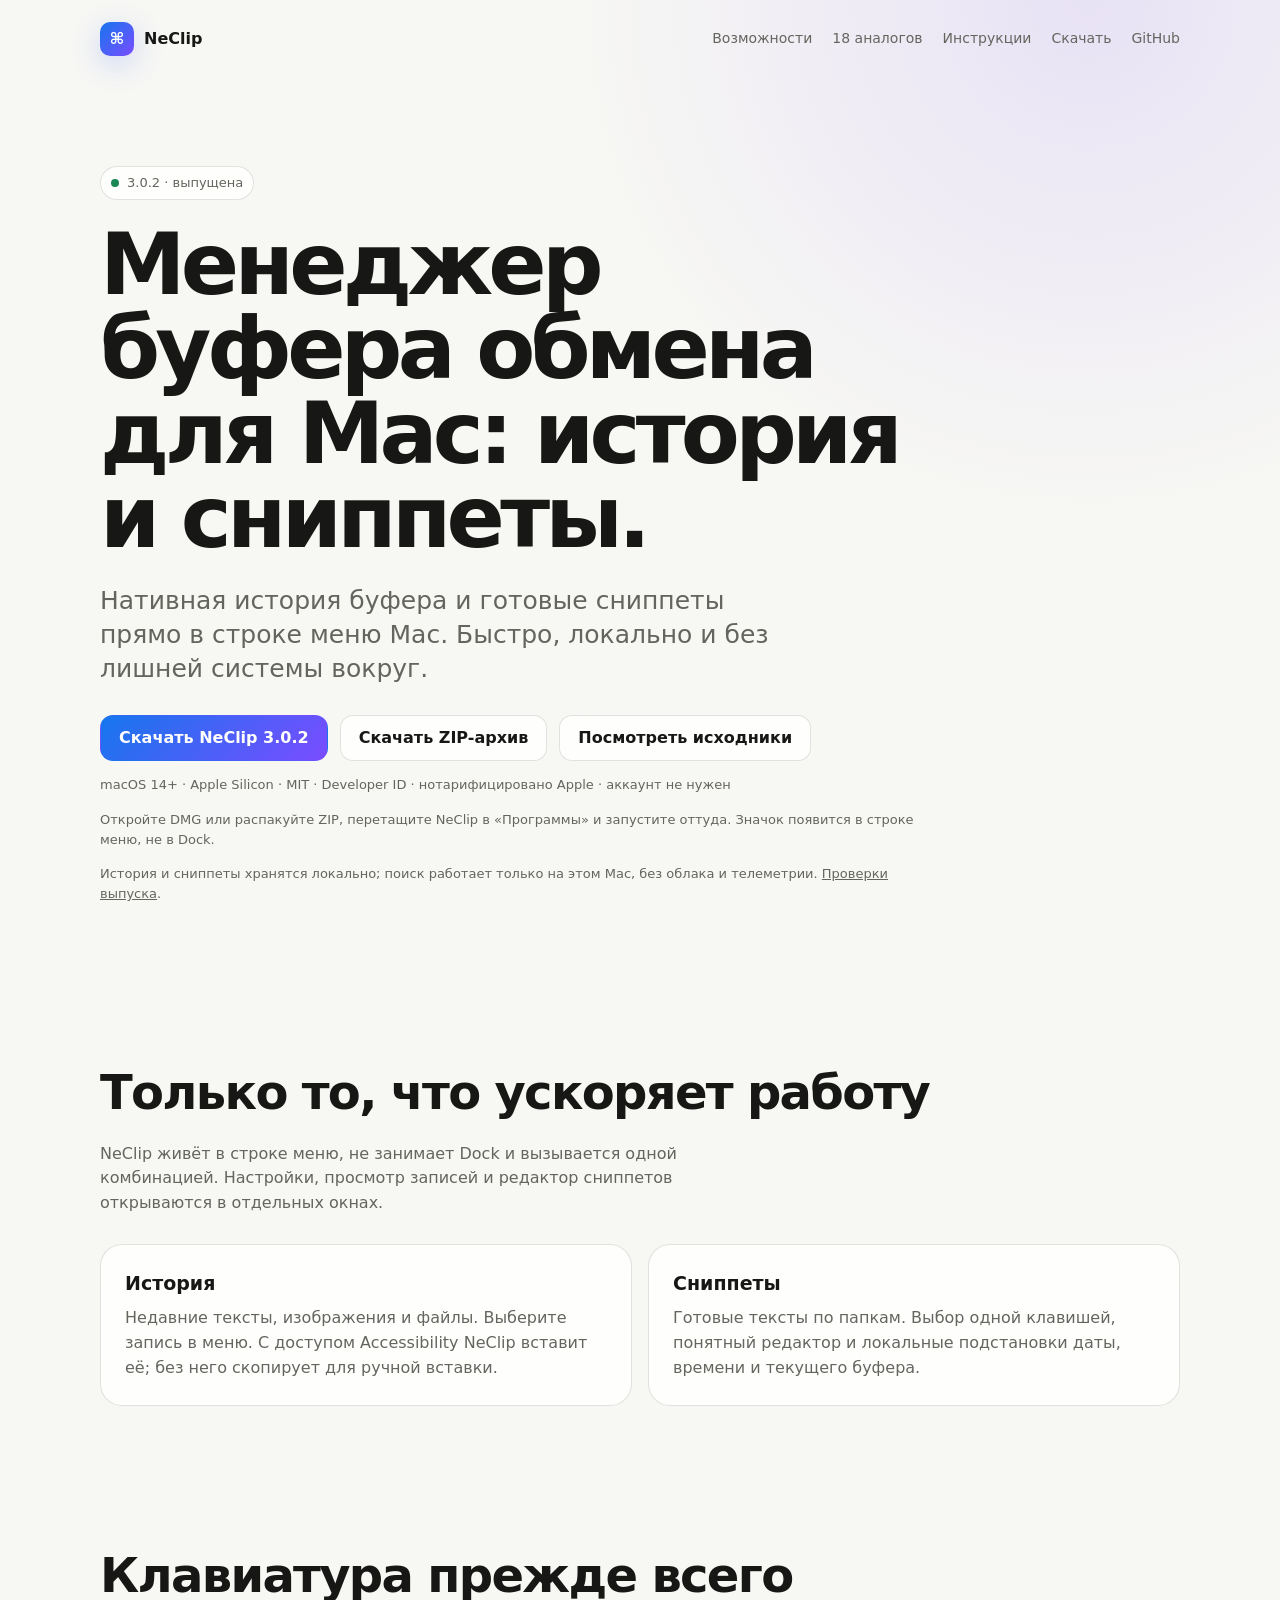
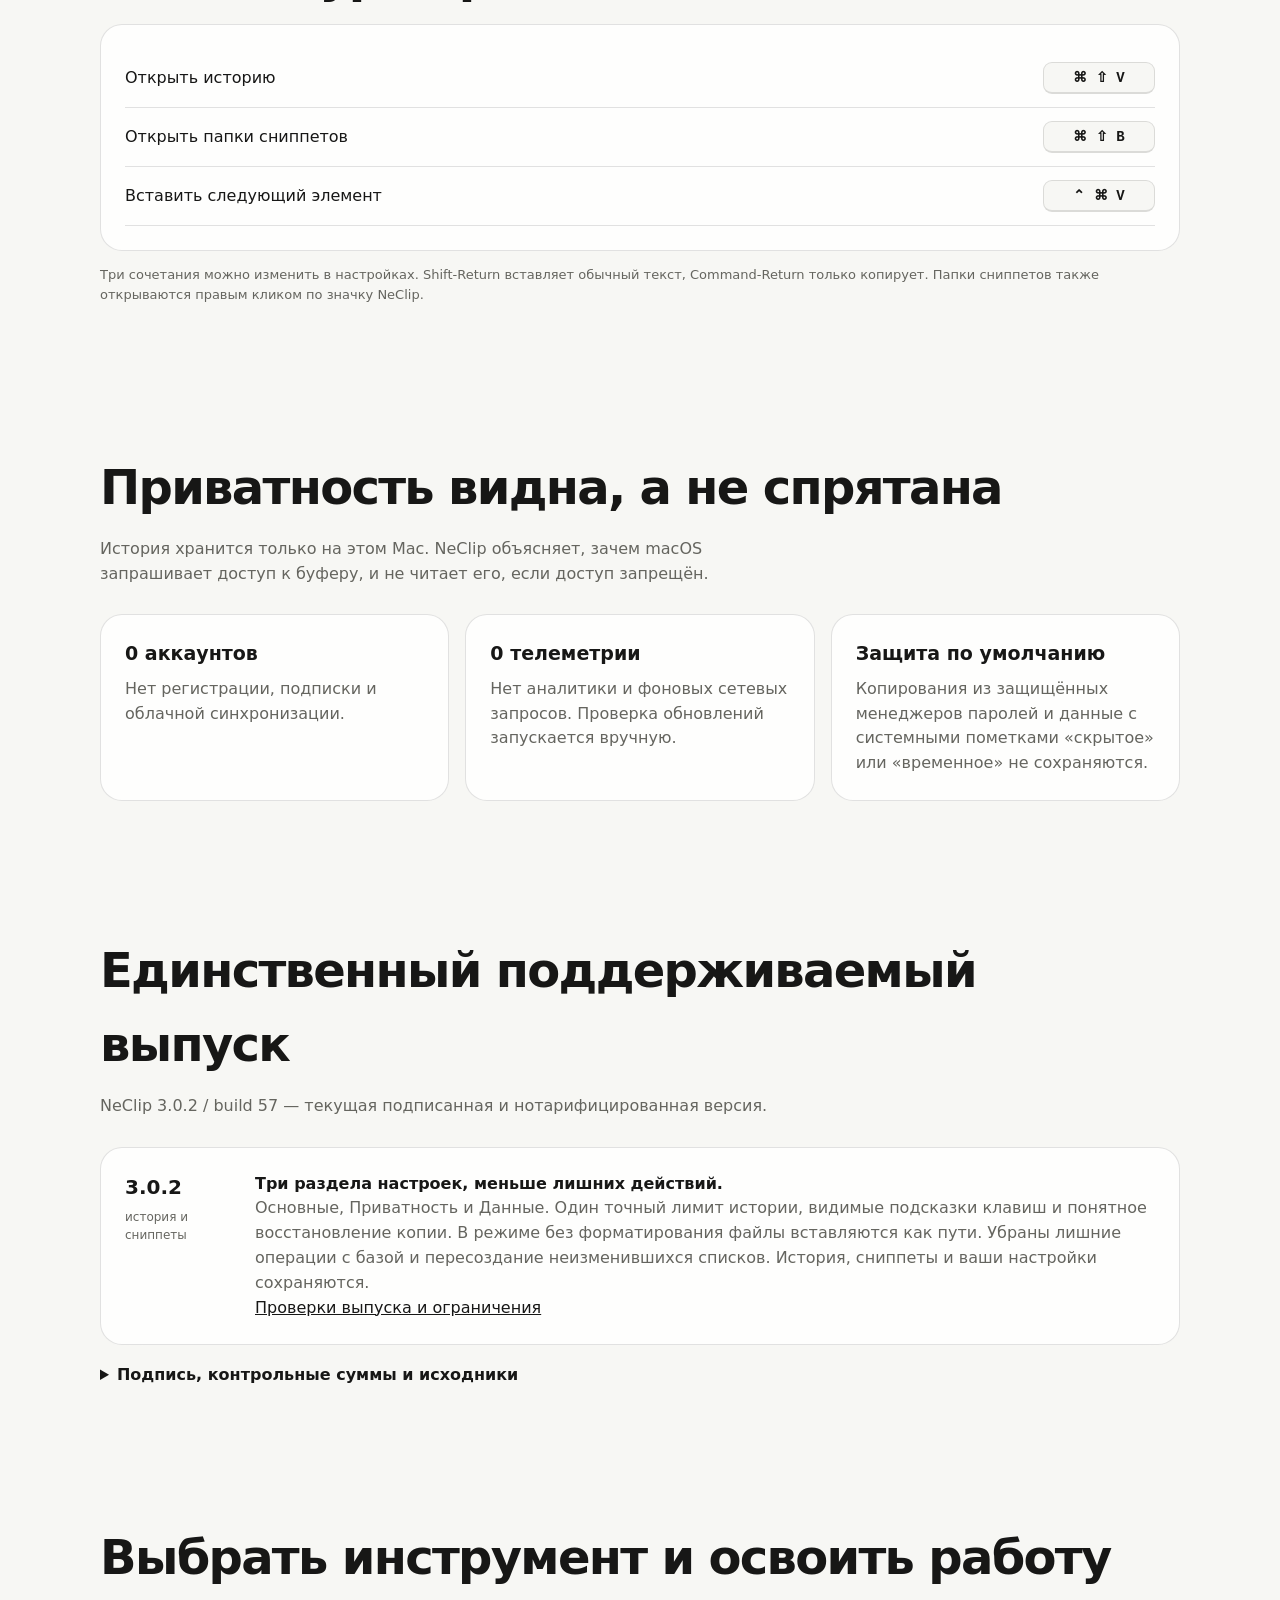
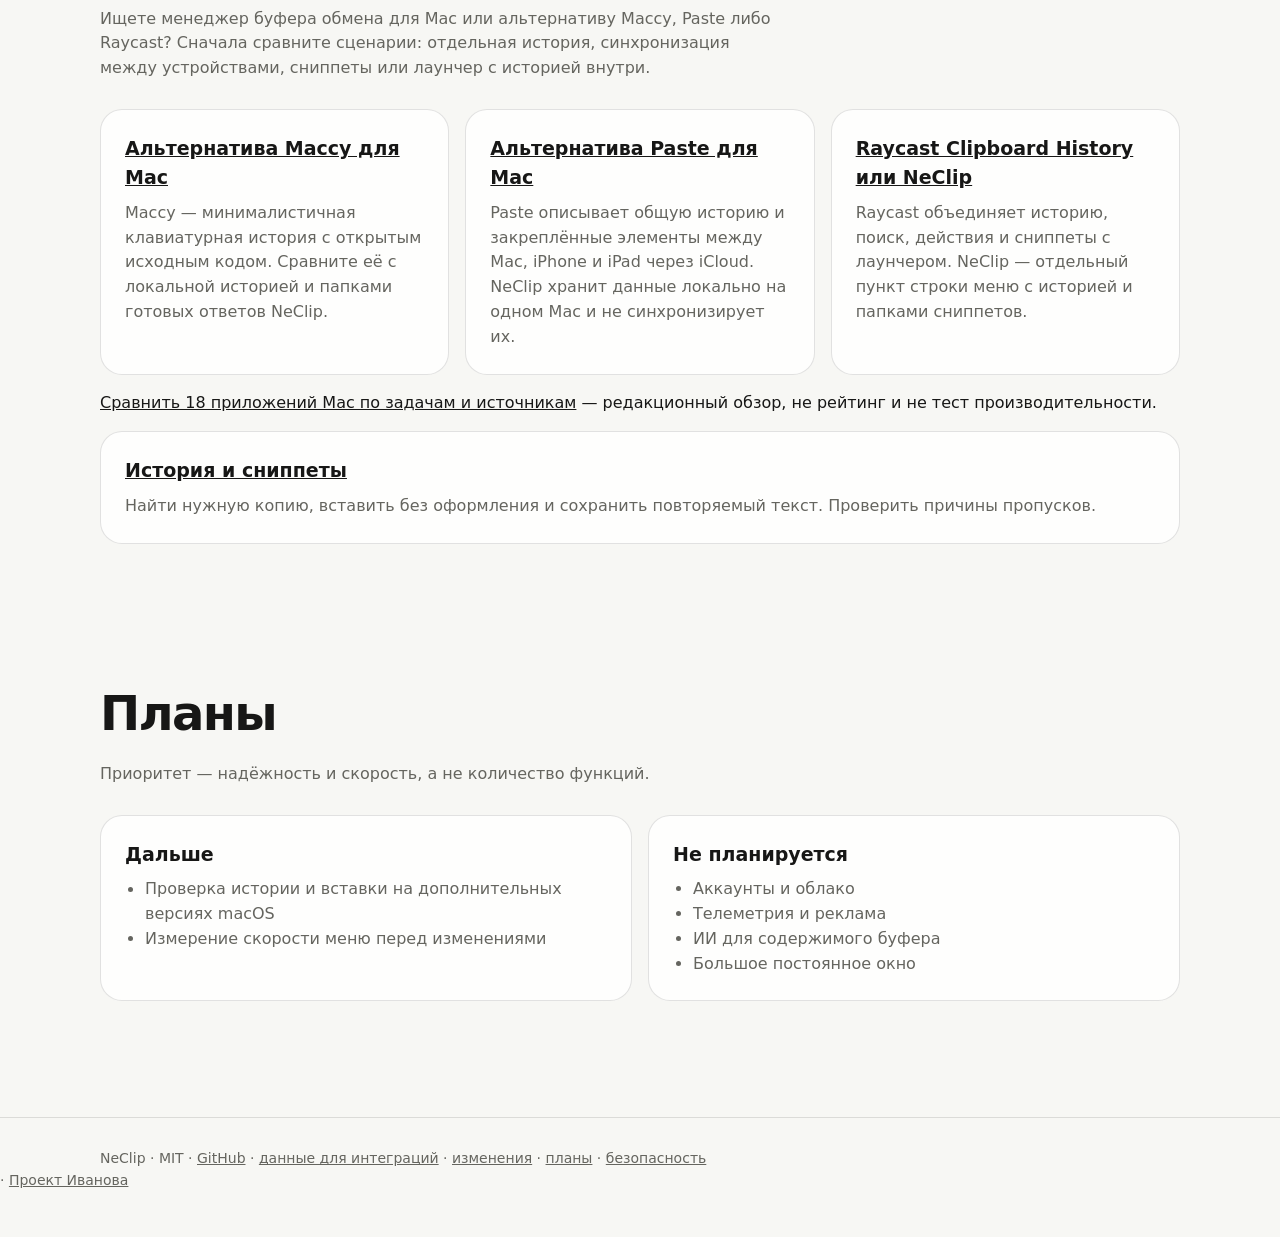
<file: docs/index.html>
<!doctype html>
<html lang="ru">
<head>
  <meta charset="utf-8">
  <meta name="viewport" content="width=device-width,initial-scale=1">
  <meta name="description" content="NeClip — локальный менеджер буфера обмена для Mac: история текстов, изображений и файлов, поиск и папки сниппетов. macOS 14+, Apple Silicon.">
  <meta name="theme-color" content="#1676ee">
  <link rel="canonical" href="https://affpapa.github.io/neclip/">
  <meta property="og:title" content="NeClip — менеджер буфера обмена для Mac">
  <meta property="og:description" content="Скопировал. Выбрал. Вставил. История и папки сниппетов в строке меню Mac.">
  <meta property="og:url" content="https://affpapa.github.io/neclip/">
  <meta property="og:type" content="website">
  <meta property="og:site_name" content="NeClip">
  <meta property="og:locale" content="ru_RU">
  <meta property="og:image" content="https://affpapa.github.io/neclip/og.png">
  <meta property="og:image:width" content="1200">
  <meta property="og:image:height" content="630">
  <meta property="og:image:alt" content="NeClip — локальный менеджер буфера обмена и сниппетов для macOS">
  <meta name="twitter:image" content="https://affpapa.github.io/neclip/og.png">
  <link rel="icon" href="favicon.svg" type="image/svg+xml">
  <title>NeClip — менеджер буфера обмена для Mac: история и сниппеты</title>
  <meta name="twitter:card" content="summary_large_image">
  <meta name="twitter:title" content="NeClip — история буфера обмена для Mac">
  <meta name="twitter:description" content="Локальная история буфера, поиск и папки сниппетов без облака. macOS 14+ на Apple Silicon.">
  <script type="application/ld+json">{"@context":"https://schema.org","@type":"SoftwareApplication","@id":"https://affpapa.github.io/neclip/#app","name":"NeClip","url":"https://affpapa.github.io/neclip/","applicationCategory":"UtilitiesApplication","operatingSystem":"macOS 14 or later, Apple Silicon","softwareVersion":"3.0.2","license":"https://github.com/AffPapa/neclip/blob/main/LICENSE","description":"Local clipboard history and snippet folders for macOS. No account or cloud synchronization."}</script>
  <link rel="stylesheet" href="styles.css">
</head>
<body>
  <a class="skip-link" href="#main">К содержанию</a>
  <header class="wrap">
    <nav aria-label="Основная навигация">
      <a class="brand" href="#top"><span class="mark" aria-hidden="true">⌘</span>NeClip</a>
      <div class="navlinks"><a href="#features">Возможности</a><a href="compare.html">18 аналогов</a><a href="#guides">Инструкции</a><a href="#release">Скачать</a><a href="https://github.com/AffPapa/neclip">GitHub</a></div>
    </nav>
  </header>

  <main id="main" tabindex="-1">
    <div class="wrap">
    <div class="hero" id="top">
      <span class="eyebrow"><span class="dot"></span>3.0.2 · выпущена</span>
      <h1>Менеджер буфера обмена для Mac: история и сниппеты.</h1>
      <p class="lead">Нативная история буфера и готовые сниппеты прямо в строке меню Mac. Быстро, локально и без лишней системы вокруг.</p>
      <div class="actions">
        <a class="button primary" href="https://github.com/AffPapa/neclip/releases/download/v3.0.2/NeClip-3.0.2.dmg">Скачать NeClip 3.0.2</a>
        <a class="button" href="https://github.com/AffPapa/neclip/releases/download/v3.0.2/NeClip-3.0.2.zip">Скачать ZIP-архив</a>
        <a class="button" href="https://github.com/AffPapa/neclip">Посмотреть исходники</a>
      </div>
      <p class="fine">macOS 14+ · Apple Silicon · MIT · Developer ID · нотарифицировано Apple · аккаунт не нужен</p>
      <p class="fine">Откройте DMG или распакуйте ZIP, перетащите NeClip в «Программы» и запустите оттуда. Значок появится в строке меню, не в Dock.</p>
      <p class="fine">История и сниппеты хранятся локально; поиск работает только на этом Mac, без облака и телеметрии. <a href="https://github.com/AffPapa/neclip/blob/main/docs/RELEASE-3.0.2-STATUS.md">Проверки выпуска</a>.</p>
    </div>
    </div>
    <section class="wrap" id="features">
      <h2>Только то, что ускоряет работу</h2>
      <p class="section-lead">NeClip живёт в строке меню, не занимает Dock и вызывается одной комбинацией. Настройки, просмотр записей и редактор сниппетов открываются в отдельных окнах.</p>
      <div class="grid">
        <article class="card"><h3>История</h3><p>Недавние тексты, изображения и файлы. Выберите запись в меню. С доступом Accessibility NeClip вставит её; без него скопирует для ручной вставки.</p></article>
        <article class="card"><h3>Сниппеты</h3><p>Готовые тексты по папкам. Выбор одной клавишей, понятный редактор и локальные подстановки даты, времени и текущего буфера.</p></article>
      </div>
    </section>

    <section class="wrap">
      <h2>Клавиатура прежде всего</h2>
      <div class="card" role="list" aria-label="Горячие клавиши">
        <div class="shortcut" role="listitem"><span>Открыть историю</span><kbd>⌘ ⇧ V</kbd></div>
        <div class="shortcut" role="listitem"><span>Открыть папки сниппетов</span><kbd>⌘ ⇧ B</kbd></div>
        <div class="shortcut" role="listitem"><span>Вставить следующий элемент</span><kbd>⌃ ⌘ V</kbd></div>
      </div>
      <p class="fine">Три сочетания можно изменить в настройках. Shift-Return вставляет обычный текст, Command-Return только копирует. Папки сниппетов также открываются правым кликом по значку NeClip.</p>
    </section>

    <section class="wrap">
      <h2>Приватность видна, а не спрятана</h2>
      <p class="section-lead">История хранится только на этом Mac. NeClip объясняет, зачем macOS запрашивает доступ к буферу, и не читает его, если доступ запрещён.</p>
      <div class="grid">
        <article class="card"><h3>0 аккаунтов</h3><p>Нет регистрации, подписки и облачной синхронизации.</p></article>
        <article class="card"><h3>0 телеметрии</h3><p>Нет аналитики и фоновых сетевых запросов. Проверка обновлений запускается вручную.</p></article>
        <article class="card"><h3>Защита по умолчанию</h3><p>Копирования из защищённых менеджеров паролей и данные с системными пометками «скрытое» или «временное» не сохраняются.</p></article>
      </div>
    </section>

    <section class="wrap" id="release">
      <h2>Единственный поддерживаемый выпуск</h2>
      <p class="section-lead">NeClip 3.0.2 / build 57 — текущая подписанная и нотарифицированная версия.</p>
      <div class="timeline"><article class="card release"><div><strong>3.0.2</strong><br><span class="status">история и сниппеты</span></div><div><b>Три раздела настроек, меньше лишних действий.</b><p>Основные, Приватность и Данные. Один точный лимит истории, видимые подсказки клавиш и понятное восстановление копии. В режиме без форматирования файлы вставляются как пути. Убраны лишние операции с базой и пересоздание неизменившихся списков. История, сниппеты и ваши настройки сохраняются.</p><a href="https://github.com/AffPapa/neclip/blob/main/docs/RELEASE-3.0.2-STATUS.md">Проверки выпуска и ограничения</a></div></article></div>
      <details><summary>Подпись, контрольные суммы и исходники</summary>
      <p class="fine">DMG: 1 968 067 байт · <a href="https://github.com/AffPapa/neclip/releases/download/v3.0.2/NeClip-3.0.2.dmg.sha256">SHA-256</a>: <code>9449b1815c2fa4436f312c8520dbd4fe4692431c54ca1ac5e20dcba261c83963</code></p>
      <p class="fine">ZIP: 1 937 695 байт · <a href="https://github.com/AffPapa/neclip/releases/download/v3.0.2/NeClip-3.0.2.zip">скачать архив</a> · <a href="https://github.com/AffPapa/neclip/releases/download/v3.0.2/NeClip-3.0.2.zip.sha256">SHA-256</a>: <code>d9e4f6e90bd8fbce1614e26e80fe8aeacb496eb6efcb015011d22e0c244d4e50</code></p>
      <p class="fine">DMG и ZIP опубликованы вместе в неизменяемом релизе <a href="https://github.com/AffPapa/neclip/releases/tag/v3.0.2">v3.0.2</a>.</p>
      <p class="fine">Исходный коммит: <a href="https://github.com/AffPapa/neclip/commit/5d0e482f2159fab9cd165aef9f6ec3d7bd51361a"><code>5d0e482f2159fab9cd165aef9f6ec3d7bd51361a</code></a></p>
      </details>
    </section>

    <section class="wrap" id="guides">
      <h2>Выбрать инструмент и освоить работу</h2>
      <p class="section-lead">Ищете менеджер буфера обмена для Mac или альтернативу Maccy, Paste либо Raycast? Сначала сравните сценарии: отдельная история, синхронизация между устройствами, сниппеты или лаунчер с историей внутри.</p>
      <div class="grid">
        <article class="card"><h3><a href="compare/maccy-alternative.html">Альтернатива Maccy для Mac</a></h3><p>Maccy — минималистичная клавиатурная история с открытым исходным кодом. Сравните её с локальной историей и папками готовых ответов NeClip.</p></article>
        <article class="card"><h3><a href="compare/paste-alternative.html">Альтернатива Paste для Mac</a></h3><p>Paste описывает общую историю и закреплённые элементы между Mac, iPhone и iPad через iCloud. NeClip хранит данные локально на одном Mac и не синхронизирует их.</p></article>
        <article class="card"><h3><a href="compare/raycast-clipboard-history.html">Raycast Clipboard History или NeClip</a></h3><p>Raycast объединяет историю, поиск, действия и сниппеты с лаунчером. NeClip — отдельный пункт строки меню с историей и папками сниппетов.</p></article>
      </div>
      <p><a href="compare.html">Сравнить 18 приложений Mac по задачам и источникам</a> — редакционный обзор, не рейтинг и не тест производительности.</p>
      <div class="grid">
        <article class="card"><h3><a href="guides/clipboard-history.html">История и сниппеты</a></h3><p>Найти нужную копию, вставить без оформления и сохранить повторяемый текст. Проверить причины пропусков.</p></article>
      </div>
    </section>

    <section class="wrap" id="backlog">
      <h2>Планы</h2>
      <p class="section-lead">Приоритет — надёжность и скорость, а не количество функций.</p>
      <div class="backlog">
        <article class="card"><h3>Дальше</h3><ul><li>Проверка истории и вставки на дополнительных версиях macOS</li><li>Измерение скорости меню перед изменениями</li></ul></article>
        <article class="card"><h3>Не планируется</h3><ul><li>Аккаунты и облако</li><li>Телеметрия и реклама</li><li>ИИ для содержимого буфера</li><li>Большое постоянное окно</li></ul></article>
      </div>
    </section>
  </main>

  <footer><div class="wrap">NeClip · MIT · <a href="https://github.com/AffPapa/neclip">GitHub</a> · <a href="project.json">данные для интеграций</a> · <a href="https://github.com/AffPapa/neclip/blob/main/CHANGELOG.md">изменения</a> · <a href="https://github.com/AffPapa/neclip/blob/main/BACKLOG.md">планы</a> · <a href="https://github.com/AffPapa/neclip/blob/main/SECURITY.md">безопасность</a></div> · <a href="https://affpapa.org/">Проект Иванова</a></footer>
</body>
</html>
</file>
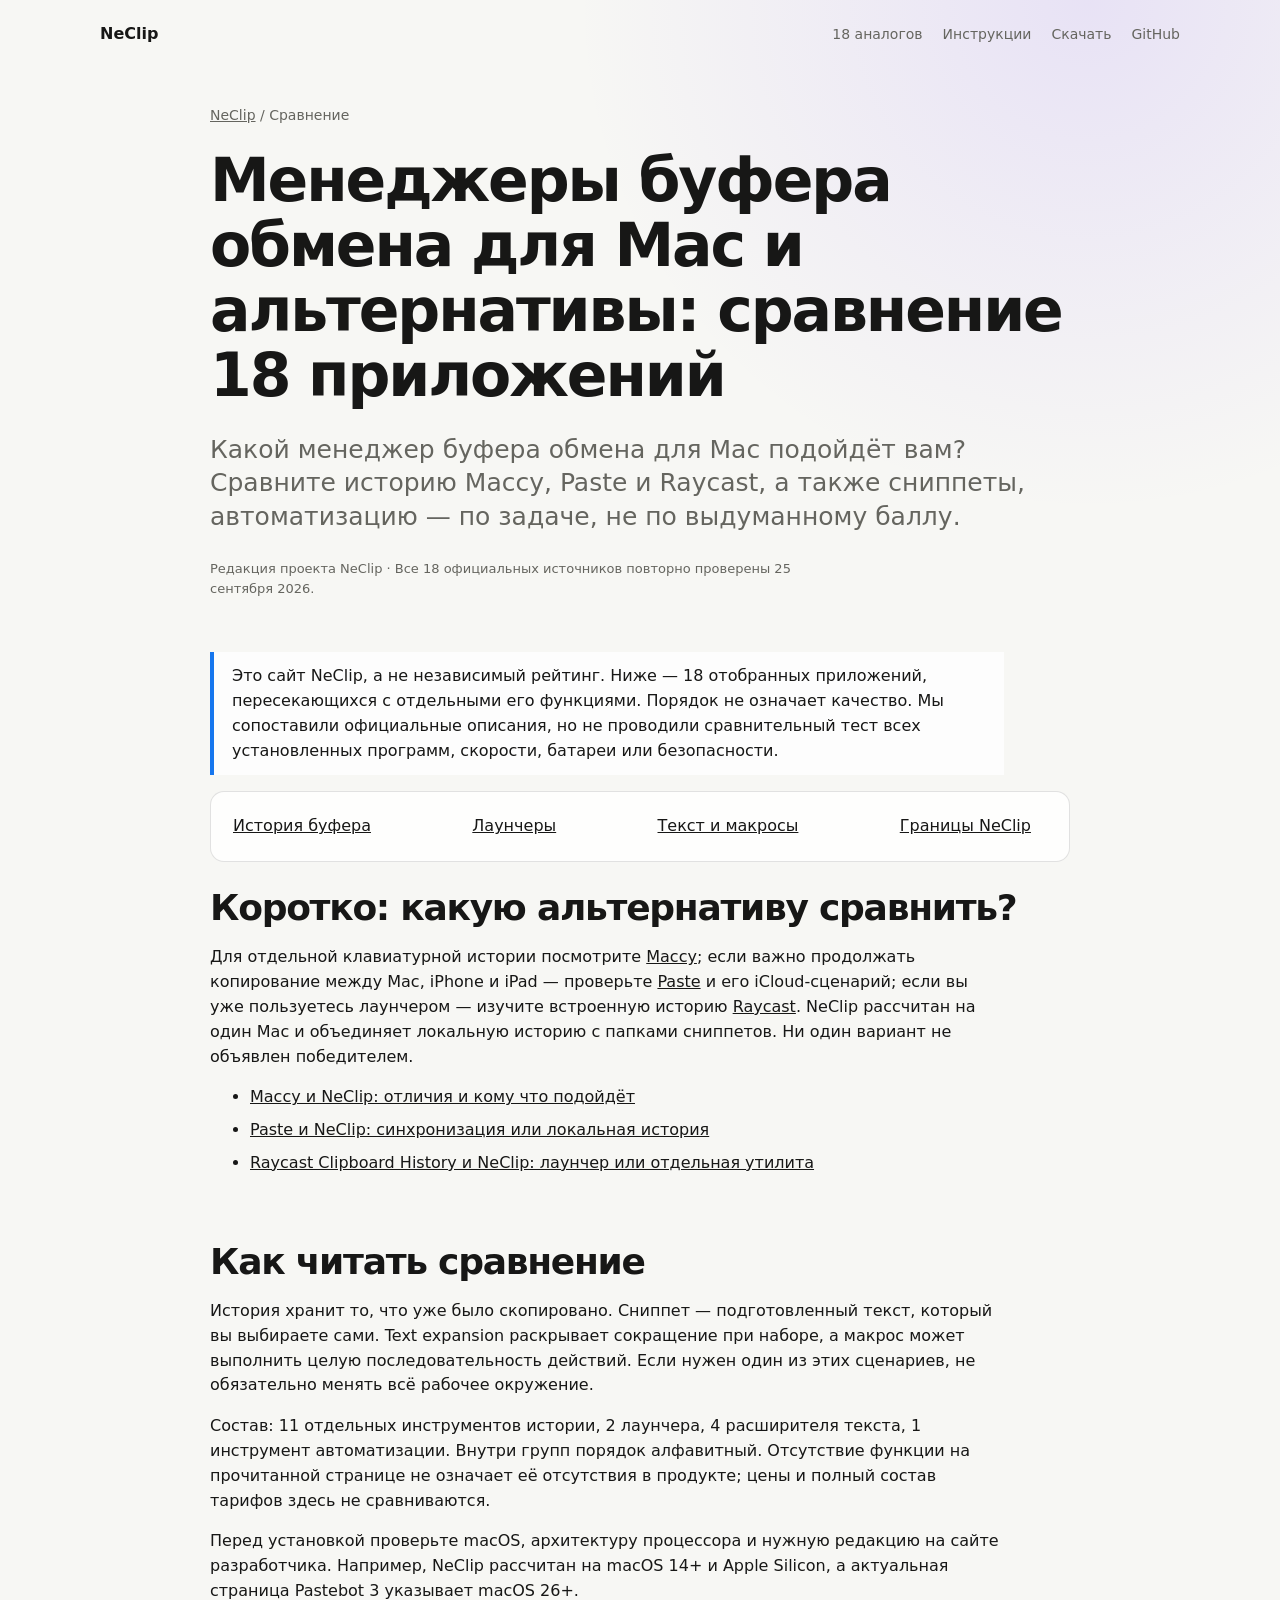
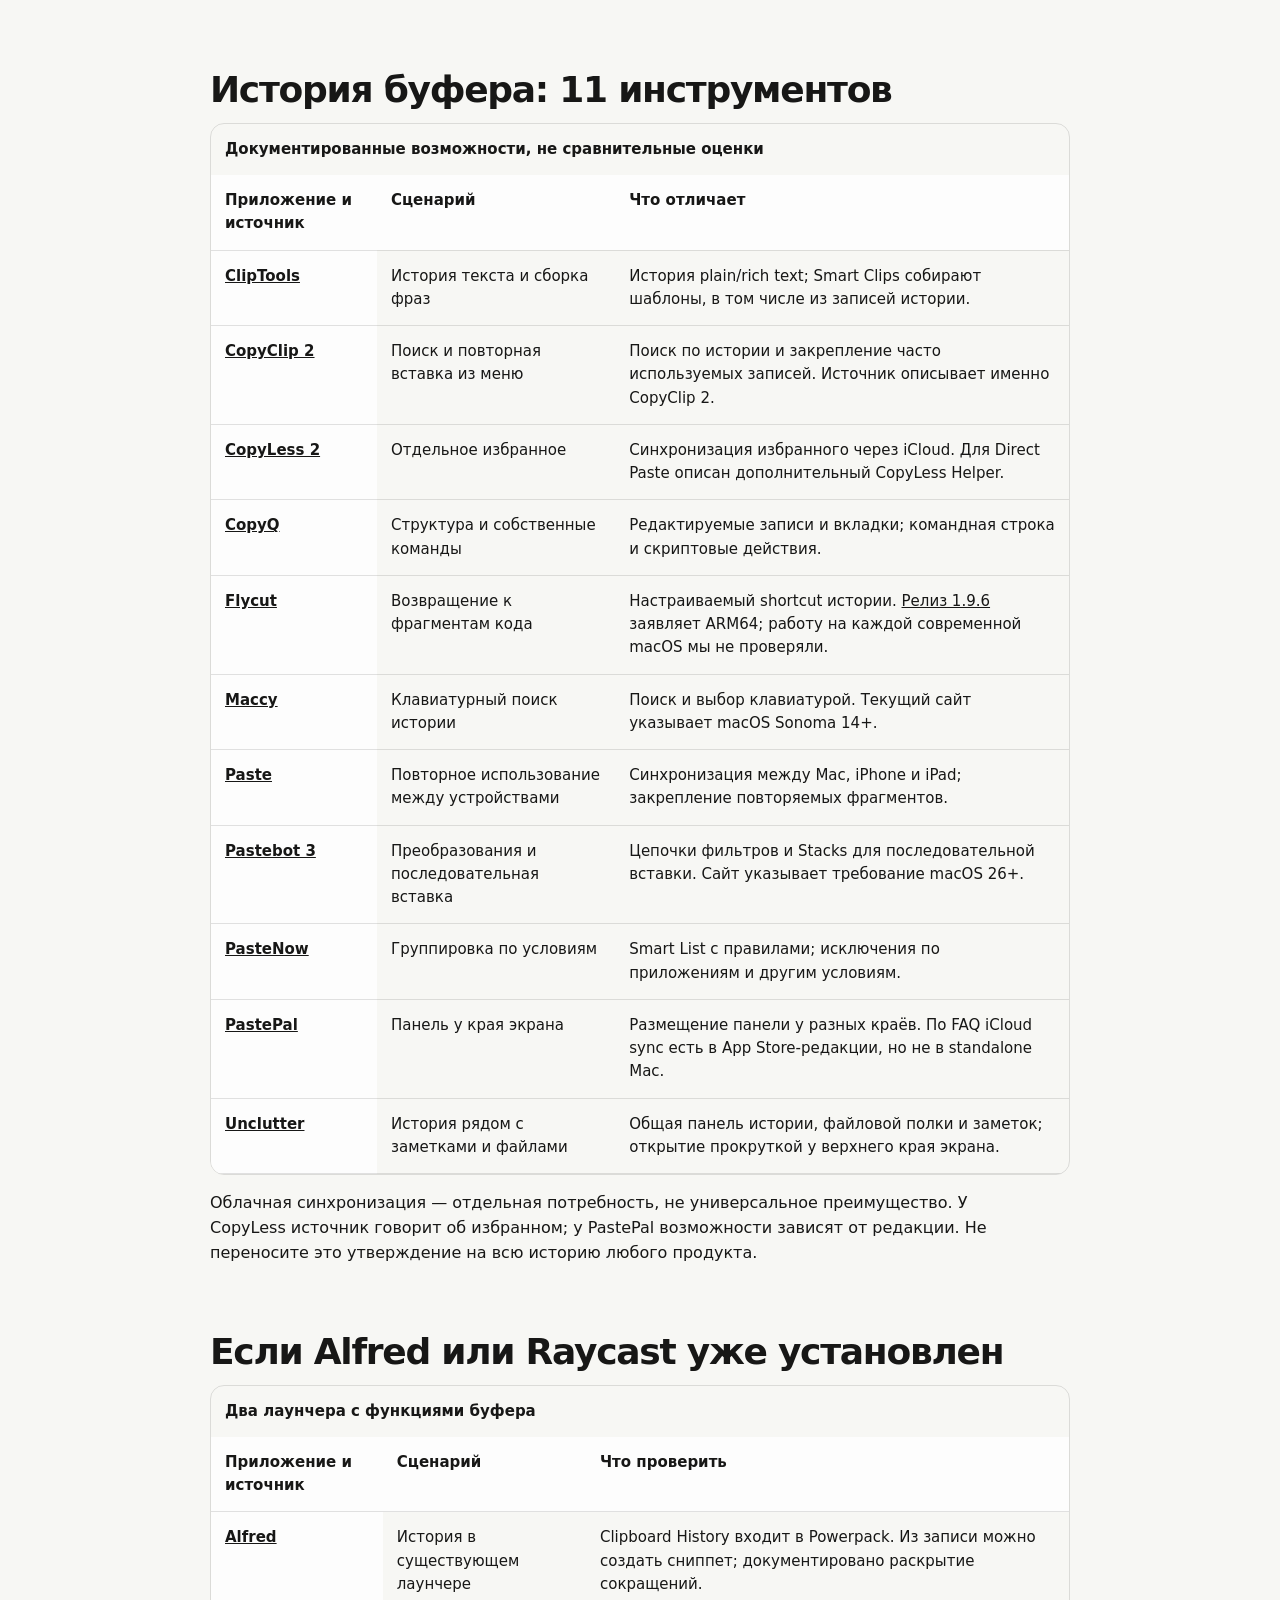
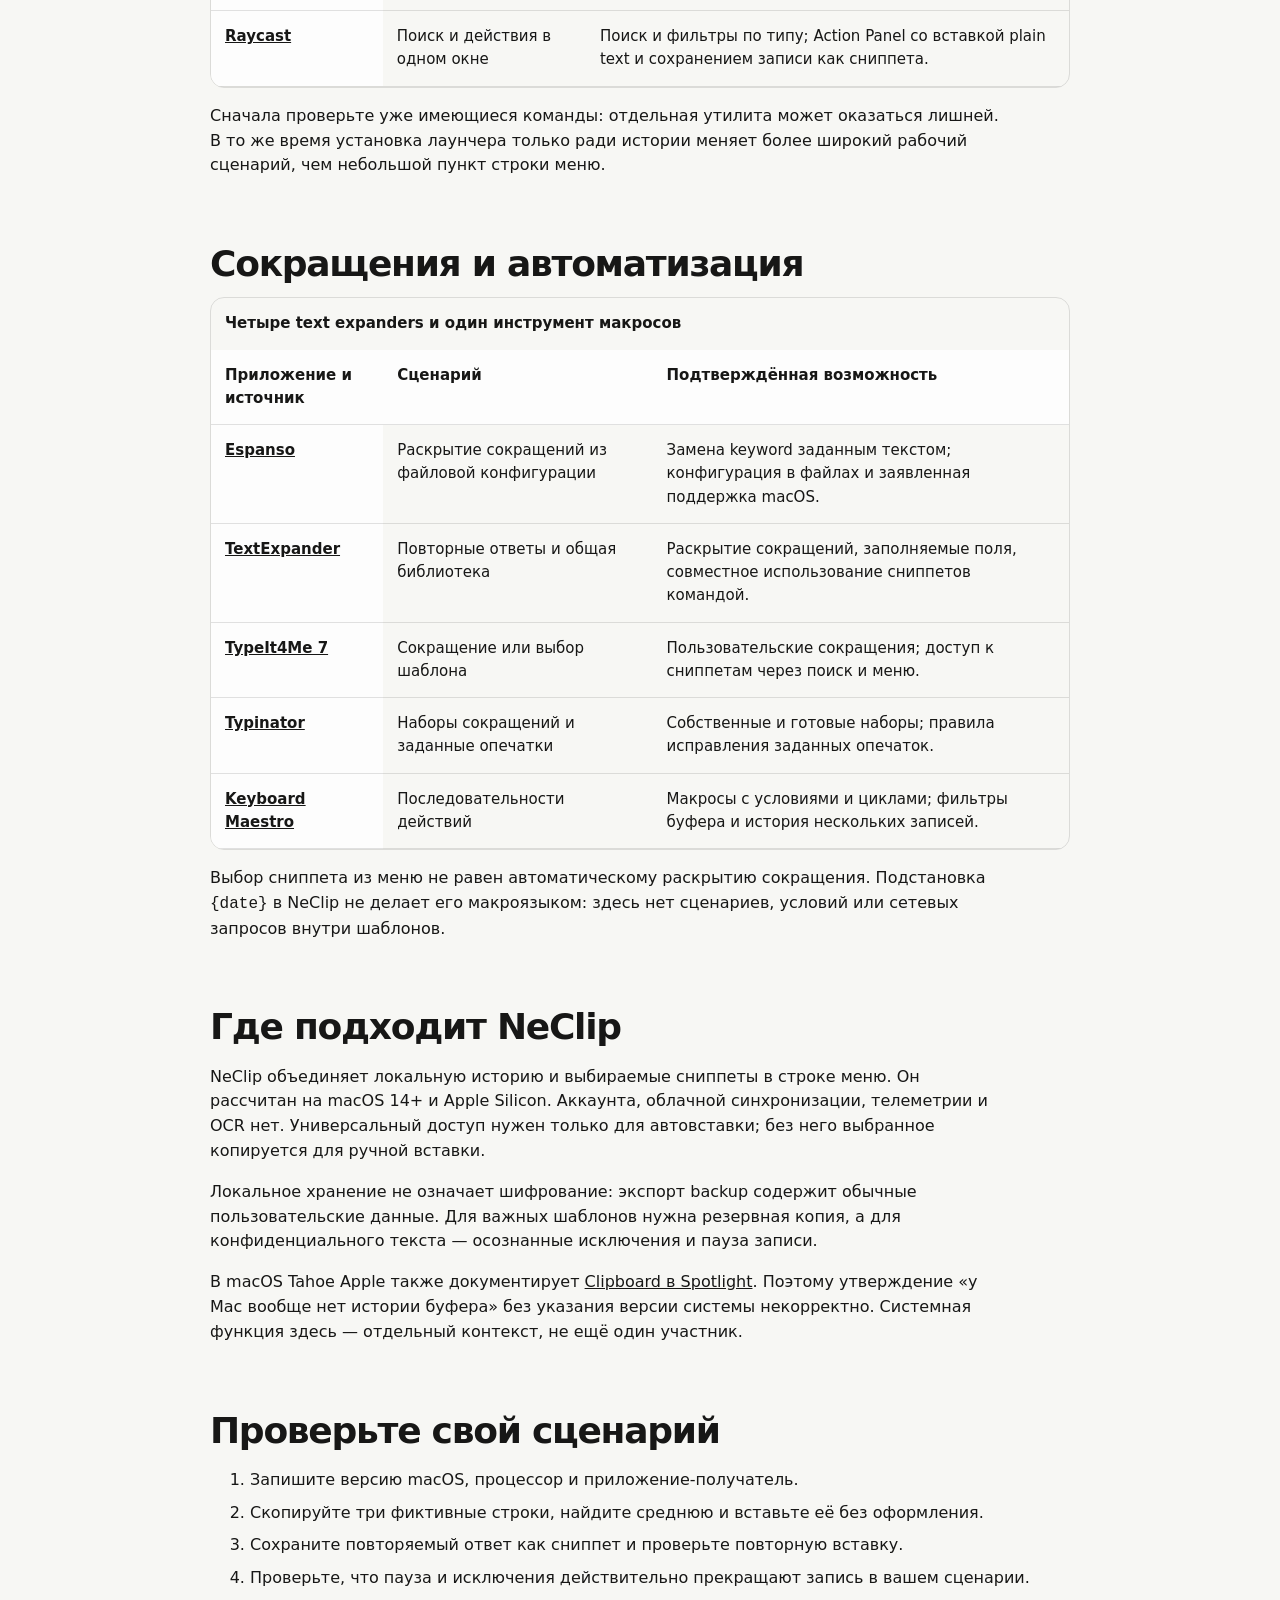
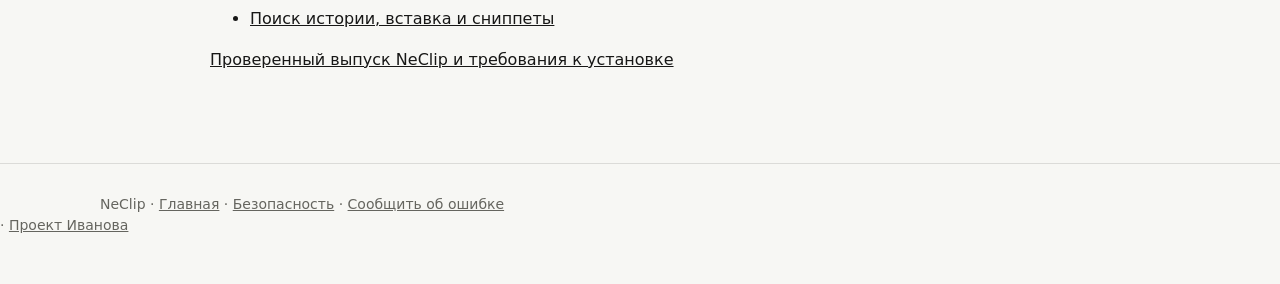
<file: docs/compare.html>
<!doctype html>
<html lang="ru">
<head>
  <meta charset="utf-8"><meta name="viewport" content="width=device-width,initial-scale=1">
  <title>Менеджер буфера обмена для Mac: сравнение 18 приложений</title>
  <meta name="description" content="Ищете менеджер буфера обмена для Mac? Сравните Maccy, Paste, Raycast и ещё 15 инструментов по истории, сниппетам, автоматизации. Официальные источники, без рейтинга.">
  <link rel="canonical" href="https://affpapa.github.io/neclip/compare.html">
  <meta property="og:title" content="Менеджер буфера обмена для Mac — сравнение 18 приложений">
  <meta property="og:description" content="Maccy, Paste, Raycast и другие инструменты Mac: различия по сценариям и официальным источникам, без рейтинга.">
  <meta property="og:url" content="https://affpapa.github.io/neclip/compare.html"><meta property="og:type" content="article">
  <meta property="og:site_name" content="NeClip">
  <meta property="og:locale" content="ru_RU">
  <meta property="og:image" content="https://affpapa.github.io/neclip/og.png">
  <meta property="og:image:width" content="1200">
  <meta property="og:image:height" content="630">
  <meta property="og:image:alt" content="NeClip — локальный менеджер буфера обмена и сниппетов для macOS">
  <meta name="twitter:image" content="https://affpapa.github.io/neclip/og.png">
  <meta name="twitter:card" content="summary_large_image"><meta name="twitter:title" content="Менеджер буфера обмена для Mac — сравнение 18 приложений">
  <meta name="twitter:description" content="Функции по официальным источникам, проверенным 25 сентября 2026 года. Без сравнительных замеров и оценок.">
  <link rel="stylesheet" href="styles.css"><link rel="icon" href="favicon.svg" type="image/svg+xml">
  <script type="application/ld+json">{"@context":"https://schema.org","@graph":[{"@type":"CollectionPage","@id":"https://affpapa.github.io/neclip/compare.html#page","url":"https://affpapa.github.io/neclip/compare.html","name":"Менеджер буфера обмена для Mac: сравнение 18 приложений","inLanguage":"ru","dateModified":"2026-09-27","description":"Редакционное сравнение документированных возможностей 18 приложений по сценариям, не рейтинг."},{"@type":"BreadcrumbList","itemListElement":[{"@type":"ListItem","position":1,"name":"NeClip","item":"https://affpapa.github.io/neclip/"},{"@type":"ListItem","position":2,"name":"Сравнение","item":"https://affpapa.github.io/neclip/compare.html"}]}]}</script>
</head>
<body>
  <a class="skip-link" href="#main">К содержанию</a>
  <header class="wrap"><nav aria-label="Основная навигация"><a class="brand" href="./">NeClip</a><div class="navlinks"><a href="compare.html" aria-current="page">18 аналогов</a><a href="./#guides">Инструкции</a><a href="./#release">Скачать</a><a href="https://github.com/AffPapa/neclip">GitHub</a></div></nav></header>
  <main class="wrap article" id="main" tabindex="-1">
    <header class="article-header"><nav class="breadcrumbs" aria-label="Хлебные крошки"><a href="./">NeClip</a> / Сравнение</nav><h1>Менеджеры буфера обмена для Mac и альтернативы: сравнение 18 приложений</h1><p class="lead">Какой менеджер буфера обмена для Mac подойдёт вам? Сравните историю Maccy, Paste и Raycast, а также сниппеты, автоматизацию — по задаче, не по выдуманному баллу.</p><p class="fine">Редакция проекта NeClip · Все 18 официальных источников повторно проверены <time datetime="2026-09-25">25 сентября 2026</time>.</p></header>
    <p class="note">Это сайт NeClip, а не независимый рейтинг. Ниже — 18 отобранных приложений, пересекающихся с отдельными его функциями. Порядок не означает качество. Мы сопоставили официальные описания, но не проводили сравнительный тест всех установленных программ, скорости, батареи или безопасности.</p>
    <nav class="toc" aria-label="Разделы сравнения"><a href="#history">История буфера</a><a href="#launchers">Лаунчеры</a><a href="#expansion">Текст и макросы</a><a href="#neclip">Границы NeClip</a></nav>
    <section id="quick-choice"><h2>Коротко: какую альтернативу сравнить?</h2><p>Для отдельной клавиатурной истории посмотрите <a href="https://maccy.app/">Maccy</a>; если важно продолжать копирование между Mac, iPhone и iPad — проверьте <a href="https://pasteapp.io/">Paste</a> и его iCloud-сценарий; если вы уже пользуетесь лаунчером — изучите встроенную историю <a href="https://manual.raycast.com/clipboard-history">Raycast</a>. NeClip рассчитан на один Mac и объединяет локальную историю с папками сниппетов. Ни один вариант не объявлен победителем.</p><ul><li><a href="compare/maccy-alternative.html">Maccy и NeClip: отличия и кому что подойдёт</a></li><li><a href="compare/paste-alternative.html">Paste и NeClip: синхронизация или локальная история</a></li><li><a href="compare/raycast-clipboard-history.html">Raycast Clipboard History и NeClip: лаунчер или отдельная утилита</a></li></ul></section>
    <section><h2>Как читать сравнение</h2><p>История хранит то, что уже было скопировано. Сниппет — подготовленный текст, который вы выбираете сами. Text expansion раскрывает сокращение при наборе, а макрос может выполнить целую последовательность действий. Если нужен один из этих сценариев, не обязательно менять всё рабочее окружение.</p><p>Состав: 11 отдельных инструментов истории, 2 лаунчера, 4 расширителя текста, 1 инструмент автоматизации. Внутри групп порядок алфавитный. Отсутствие функции на прочитанной странице не означает её отсутствия в продукте; цены и полный состав тарифов здесь не сравниваются.</p><p>Перед установкой проверьте macOS, архитектуру процессора и нужную редакцию на сайте разработчика. Например, NeClip рассчитан на macOS 14+ и Apple Silicon, а актуальная страница Pastebot 3 указывает macOS 26+.</p></section>
    <section id="history"><h2>История буфера: 11 инструментов</h2><div class="table-scroll" tabindex="0" role="region" aria-label="Таблица инструментов истории, прокручивается горизонтально"><table class="comparison"><caption>Документированные возможности, не сравнительные оценки</caption><thead><tr><th scope="col">Приложение и источник</th><th scope="col">Сценарий</th><th scope="col">Что отличает</th></tr></thead><tbody>
      <tr data-product="cliptools"><th scope="row"><a href="https://macmost.com/cliptools">ClipTools</a></th><td>История текста и сборка фраз</td><td>История plain/rich text; Smart Clips собирают шаблоны, в том числе из записей истории.</td></tr>
      <tr data-product="copyclip"><th scope="row"><a href="https://fiplab.com/apps/copyclip-for-mac">CopyClip 2</a></th><td>Поиск и повторная вставка из меню</td><td>Поиск по истории и закрепление часто используемых записей. Источник описывает именно CopyClip 2.</td></tr>
      <tr data-product="copyless"><th scope="row"><a href="https://copyless.net/">CopyLess 2</a></th><td>Отдельное избранное</td><td>Синхронизация избранного через iCloud. Для Direct Paste описан дополнительный CopyLess Helper.</td></tr>
      <tr data-product="copyq"><th scope="row"><a href="https://hluk.github.io/CopyQ/">CopyQ</a></th><td>Структура и собственные команды</td><td>Редактируемые записи и вкладки; командная строка и скриптовые действия.</td></tr>
      <tr data-product="flycut"><th scope="row"><a href="https://github.com/TermiT/Flycut">Flycut</a></th><td>Возвращение к фрагментам кода</td><td>Настраиваемый shortcut истории. <a href="https://github.com/TermiT/Flycut/releases">Релиз 1.9.6</a> заявляет ARM64; работу на каждой современной macOS мы не проверяли.</td></tr>
      <tr data-product="maccy"><th scope="row"><a href="https://maccy.app/">Maccy</a></th><td>Клавиатурный поиск истории</td><td>Поиск и выбор клавиатурой. Текущий сайт указывает macOS Sonoma 14+.</td></tr>
      <tr data-product="paste"><th scope="row"><a href="https://pasteapp.io/">Paste</a></th><td>Повторное использование между устройствами</td><td>Синхронизация между Mac, iPhone и iPad; закрепление повторяемых фрагментов.</td></tr>
      <tr data-product="pastebot"><th scope="row"><a href="https://tapbots.com/pastebot/">Pastebot 3</a></th><td>Преобразования и последовательная вставка</td><td>Цепочки фильтров и Stacks для последовательной вставки. Сайт указывает требование macOS 26+.</td></tr>
      <tr data-product="pastenow"><th scope="row"><a href="https://pastenow.app/">PasteNow</a></th><td>Группировка по условиям</td><td>Smart List с правилами; исключения по приложениям и другим условиям.</td></tr>
      <tr data-product="pastepal"><th scope="row"><a href="https://indiegoodies.com/pastepal">PastePal</a></th><td>Панель у края экрана</td><td>Размещение панели у разных краёв. По FAQ iCloud sync есть в App Store-редакции, но не в standalone Mac.</td></tr>
      <tr data-product="unclutter"><th scope="row"><a href="https://unclutterapp.com/">Unclutter</a></th><td>История рядом с заметками и файлами</td><td>Общая панель истории, файловой полки и заметок; открытие прокруткой у верхнего края экрана.</td></tr>
    </tbody></table></div><p>Облачная синхронизация — отдельная потребность, не универсальное преимущество. У CopyLess источник говорит об избранном; у PastePal возможности зависят от редакции. Не переносите это утверждение на всю историю любого продукта.</p></section>
    <section id="launchers"><h2>Если Alfred или Raycast уже установлен</h2><div class="table-scroll" tabindex="0" role="region" aria-label="Лаунчеры с историей"><table class="comparison"><caption>Два лаунчера с функциями буфера</caption><thead><tr><th scope="col">Приложение и источник</th><th scope="col">Сценарий</th><th scope="col">Что проверить</th></tr></thead><tbody>
      <tr data-product="alfred"><th scope="row"><a href="https://www.alfredapp.com/help/features/clipboard/">Alfred</a></th><td>История в существующем лаунчере</td><td>Clipboard History входит в Powerpack. Из записи можно создать сниппет; документировано раскрытие сокращений.</td></tr>
      <tr data-product="raycast"><th scope="row"><a href="https://manual.raycast.com/clipboard-history">Raycast</a></th><td>Поиск и действия в одном окне</td><td>Поиск и фильтры по типу; Action Panel со вставкой plain text и сохранением записи как сниппета.</td></tr>
    </tbody></table></div><p>Сначала проверьте уже имеющиеся команды: отдельная утилита может оказаться лишней. В то же время установка лаунчера только ради истории меняет более широкий рабочий сценарий, чем небольшой пункт строки меню.</p></section>
    <section id="expansion"><h2>Сокращения и автоматизация</h2><div class="table-scroll" tabindex="0" role="region" aria-label="Расширители текста и макросы"><table class="comparison"><caption>Четыре text expanders и один инструмент макросов</caption><thead><tr><th scope="col">Приложение и источник</th><th scope="col">Сценарий</th><th scope="col">Подтверждённая возможность</th></tr></thead><tbody>
      <tr data-product="espanso"><th scope="row"><a href="https://espanso.org/">Espanso</a></th><td>Раскрытие сокращений из файловой конфигурации</td><td>Замена keyword заданным текстом; конфигурация в файлах и заявленная поддержка macOS.</td></tr>
      <tr data-product="textexpander"><th scope="row"><a href="https://textexpander.com/">TextExpander</a></th><td>Повторные ответы и общая библиотека</td><td>Раскрытие сокращений, заполняемые поля, совместное использование сниппетов командой.</td></tr>
      <tr data-product="typeit4me"><th scope="row"><a href="https://ettoresoftware.store/mac-apps/typeit4me/">TypeIt4Me 7</a></th><td>Сокращение или выбор шаблона</td><td>Пользовательские сокращения; доступ к сниппетам через поиск и меню.</td></tr>
      <tr data-product="typinator"><th scope="row"><a href="https://ergonis.com/en/typinator">Typinator</a></th><td>Наборы сокращений и заданные опечатки</td><td>Собственные и готовые наборы; правила исправления заданных опечаток.</td></tr>
      <tr data-product="keyboard-maestro"><th scope="row"><a href="https://www.keyboardmaestro.com/main/">Keyboard Maestro</a></th><td>Последовательности действий</td><td>Макросы с условиями и циклами; фильтры буфера и история нескольких записей.</td></tr>
    </tbody></table></div><p>Выбор сниппета из меню не равен автоматическому раскрытию сокращения. Подстановка <code>{date}</code> в NeClip не делает его макроязыком: здесь нет сценариев, условий или сетевых запросов внутри шаблонов.</p></section>
    <section id="neclip"><h2>Где подходит NeClip</h2><p>NeClip объединяет локальную историю и выбираемые сниппеты в строке меню. Он рассчитан на macOS 14+ и Apple Silicon. Аккаунта, облачной синхронизации, телеметрии и OCR нет. Универсальный доступ нужен только для автовставки; без него выбранное копируется для ручной вставки.</p><p>Локальное хранение не означает шифрование: экспорт backup содержит обычные пользовательские данные. Для важных шаблонов нужна резервная копия, а для конфиденциального текста — осознанные исключения и пауза записи.</p><p>В macOS Tahoe Apple также документирует <a href="https://support.apple.com/en-nz/guide/mac-help/mchl40d5b86b/mac">Clipboard в Spotlight</a>. Поэтому утверждение «у Mac вообще нет истории буфера» без указания версии системы некорректно. Системная функция здесь — отдельный контекст, не ещё один участник.</p></section>
    <section><h2>Проверьте свой сценарий</h2><ol><li>Запишите версию macOS, процессор и приложение-получатель.</li><li>Скопируйте три фиктивные строки, найдите среднюю и вставьте её без оформления.</li><li>Сохраните повторяемый ответ как сниппет и проверьте повторную вставку.</li><li>Проверьте, что пауза и исключения действительно прекращают запись в вашем сценарии.</li></ol><ul><li><a href="guides/clipboard-history.html">Поиск истории, вставка и сниппеты</a></li></ul><p><a href="./#release">Проверенный выпуск NeClip и требования к установке</a></p></section>
  </main>
  <footer><div class="wrap">NeClip · <a href="./">Главная</a> · <a href="https://github.com/AffPapa/neclip/blob/main/SECURITY.md">Безопасность</a> · <a href="https://github.com/AffPapa/neclip/issues">Сообщить об ошибке</a></div> · <a href="https://affpapa.org/">Проект Иванова</a></footer>
</body>
</html>
</file>
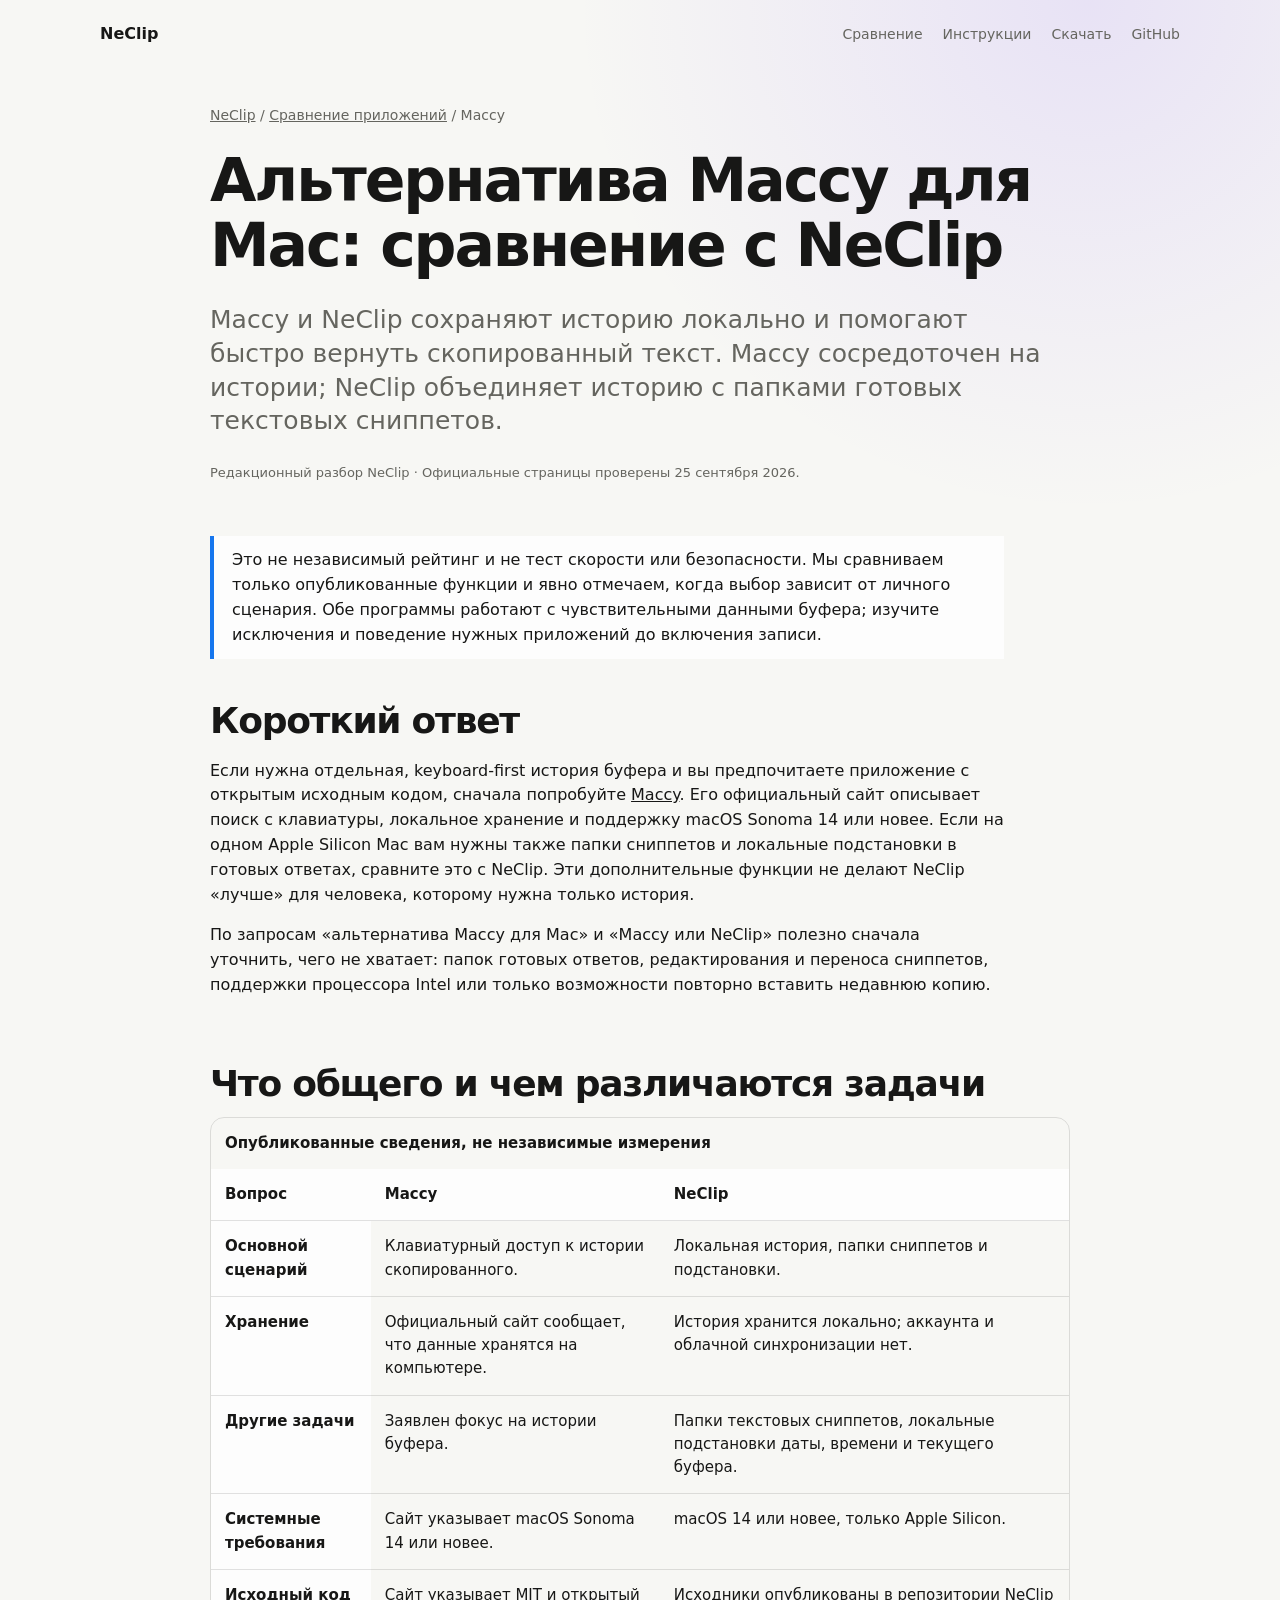
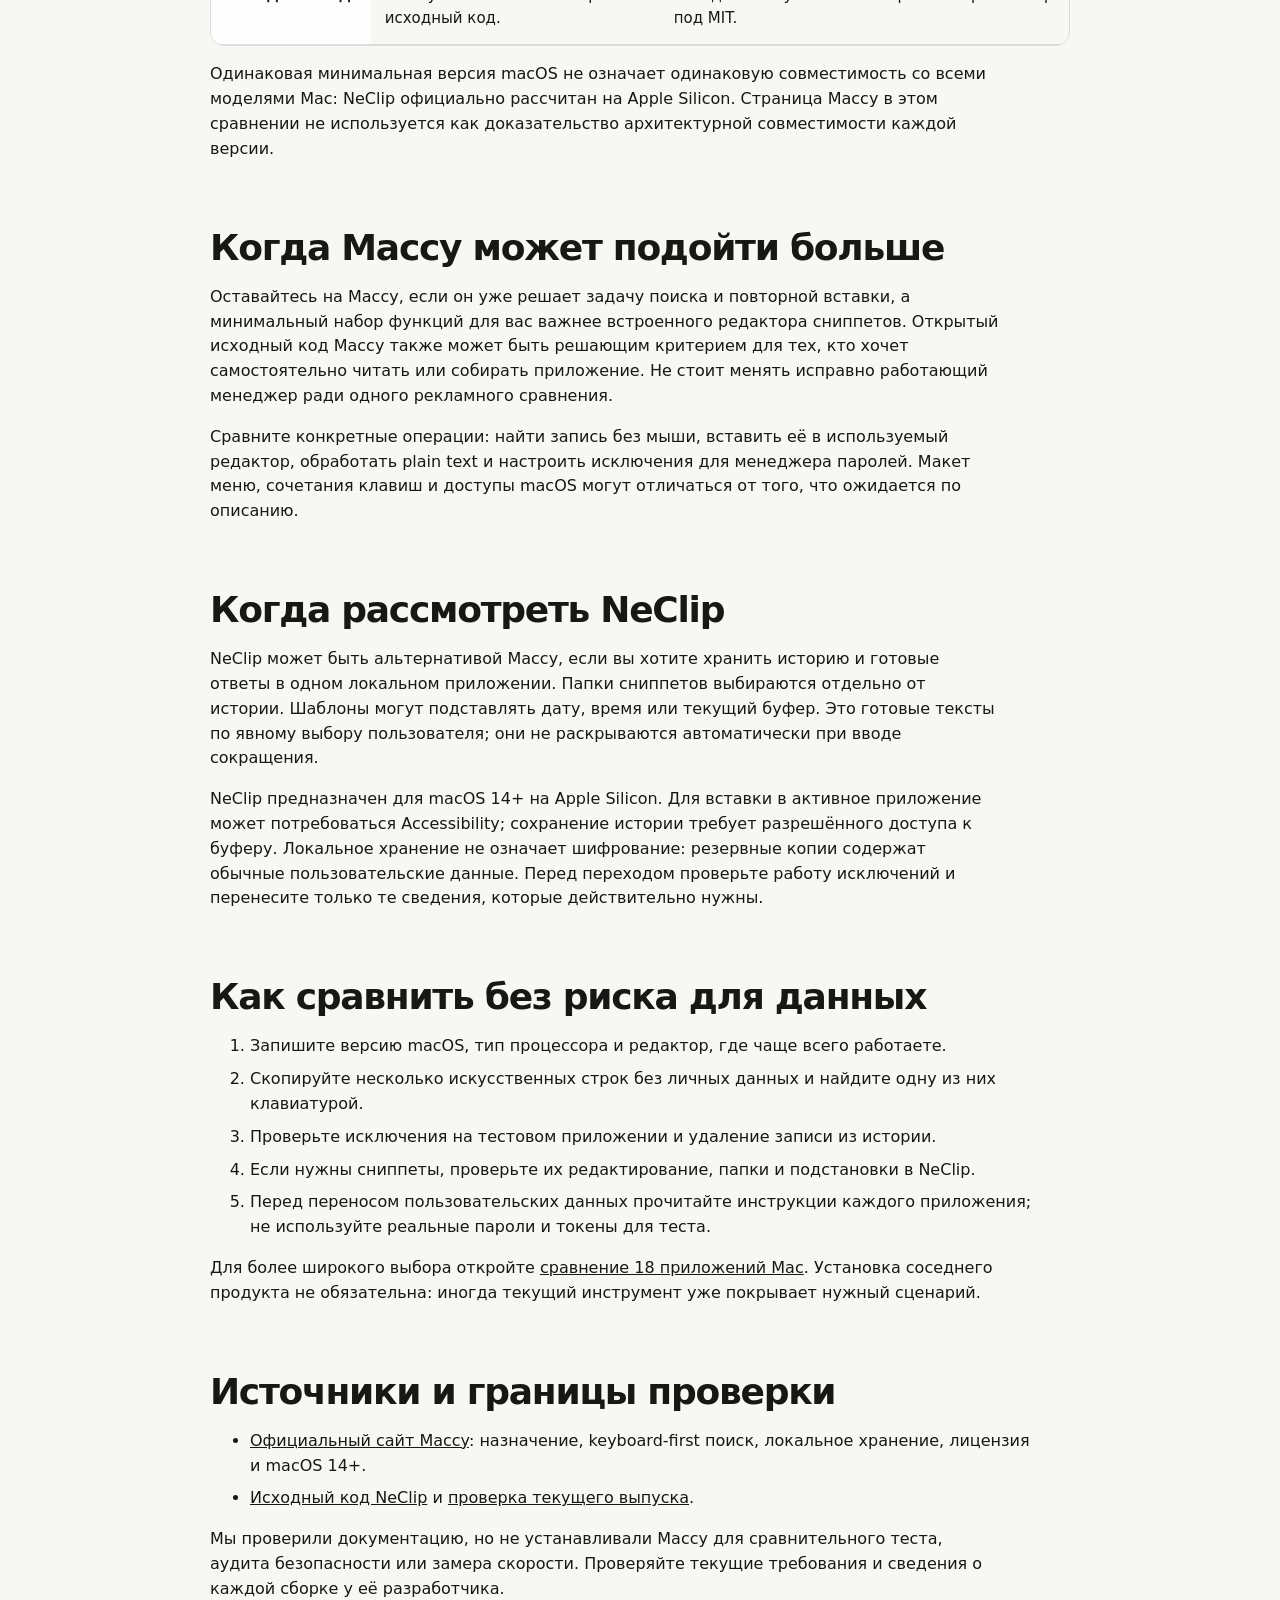
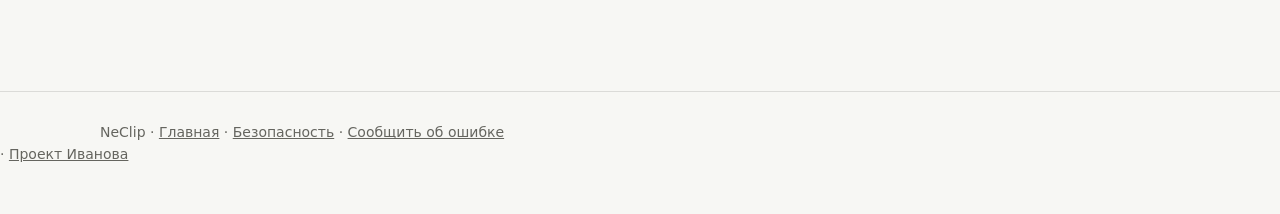
<file: docs/compare/maccy-alternative.html>
<!doctype html>
<html lang="ru">
<head>
  <meta charset="utf-8"><meta name="viewport" content="width=device-width,initial-scale=1">
  <title>Альтернатива Maccy для Mac: сравнение с NeClip</title>
  <meta name="description" content="Сравните Maccy и NeClip для Mac: клавиатурная история буфера, сниппеты, приватность, локальные подстановки и требования macOS. Выбор по сценарию, без рейтинга.">
  <link rel="canonical" href="https://affpapa.github.io/neclip/compare/maccy-alternative.html">
  <meta property="og:title" content="Альтернатива Maccy для Mac: сравнение с NeClip">
  <meta property="og:description" content="Два локальных менеджера буфера для Mac с разным объёмом функций. Сверьте свои задачи, исходные данные и системные требования.">
  <meta property="og:url" content="https://affpapa.github.io/neclip/compare/maccy-alternative.html"><meta property="og:type" content="article">
  <meta property="og:site_name" content="NeClip">
  <meta property="og:locale" content="ru_RU">
  <meta property="og:image" content="https://affpapa.github.io/neclip/og.png">
  <meta property="og:image:width" content="1200">
  <meta property="og:image:height" content="630">
  <meta property="og:image:alt" content="NeClip — локальный менеджер буфера обмена и сниппетов для macOS">
  <meta name="twitter:image" content="https://affpapa.github.io/neclip/og.png">
  <meta name="twitter:card" content="summary_large_image"><meta name="twitter:title" content="Альтернатива Maccy для Mac: сравнение с NeClip">
  <meta name="twitter:description" content="История буфера, сниппеты и дополнительные инструменты: сравнение по задачам на 25 сентября 2026 года.">
  <link rel="stylesheet" href="../styles.css"><link rel="icon" href="../favicon.svg" type="image/svg+xml">
  <script type="application/ld+json">{"@context":"https://schema.org","@graph":[{"@type":"Article","@id":"https://affpapa.github.io/neclip/compare/maccy-alternative.html#article","url":"https://affpapa.github.io/neclip/compare/maccy-alternative.html","headline":"Альтернатива Maccy для Mac: сравнение с NeClip","dateModified":"2026-09-27","inLanguage":"ru","description":"Сравнение Maccy и NeClip по документированным сценариям и официальным источникам, без рейтинга."},{"@type":"BreadcrumbList","itemListElement":[{"@type":"ListItem","position":1,"name":"NeClip","item":"https://affpapa.github.io/neclip/"},{"@type":"ListItem","position":2,"name":"Сравнение приложений","item":"https://affpapa.github.io/neclip/compare.html"},{"@type":"ListItem","position":3,"name":"Maccy и NeClip","item":"https://affpapa.github.io/neclip/compare/maccy-alternative.html"}]}]}</script>
</head>
<body>
  <a class="skip-link" href="#main">К содержанию</a>
  <header class="wrap"><nav aria-label="Основная навигация"><a class="brand" href="../">NeClip</a><div class="navlinks"><a href="../compare.html">Сравнение</a><a href="../#guides">Инструкции</a><a href="../#release">Скачать</a><a href="https://github.com/AffPapa/neclip">GitHub</a></div></nav></header>
  <main class="wrap article" id="main" tabindex="-1">
    <header class="article-header"><nav class="breadcrumbs" aria-label="Хлебные крошки"><a href="../">NeClip</a> / <a href="../compare.html">Сравнение приложений</a> / Maccy</nav><h1>Альтернатива Maccy для Mac: сравнение с NeClip</h1><p class="lead">Maccy и NeClip сохраняют историю локально и помогают быстро вернуть скопированный текст. Maccy сосредоточен на истории; NeClip объединяет историю с папками готовых текстовых сниппетов.</p><p class="fine">Редакционный разбор NeClip · Официальные страницы проверены <time datetime="2026-09-25">25 сентября 2026</time>.</p></header>
    <p class="note">Это не независимый рейтинг и не тест скорости или безопасности. Мы сравниваем только опубликованные функции и явно отмечаем, когда выбор зависит от личного сценария. Обе программы работают с чувствительными данными буфера; изучите исключения и поведение нужных приложений до включения записи.</p>
    <section><h2>Короткий ответ</h2><p>Если нужна отдельная, keyboard-first история буфера и вы предпочитаете приложение с открытым исходным кодом, сначала попробуйте <a href="https://maccy.app/">Maccy</a>. Его официальный сайт описывает поиск с клавиатуры, локальное хранение и поддержку macOS Sonoma 14 или новее. Если на одном Apple Silicon Mac вам нужны также папки сниппетов и локальные подстановки в готовых ответах, сравните это с NeClip. Эти дополнительные функции не делают NeClip «лучше» для человека, которому нужна только история.</p><p>По запросам «альтернатива Maccy для Mac» и «Maccy или NeClip» полезно сначала уточнить, чего не хватает: папок готовых ответов, редактирования и переноса сниппетов, поддержки процессора Intel или только возможности повторно вставить недавнюю копию.</p></section>
    <section><h2>Что общего и чем различаются задачи</h2><div class="table-scroll" tabindex="0" role="region" aria-label="Сравнение Maccy и NeClip"><table class="comparison"><caption>Опубликованные сведения, не независимые измерения</caption><thead><tr><th scope="col">Вопрос</th><th scope="col">Maccy</th><th scope="col">NeClip</th></tr></thead><tbody>
      <tr><th scope="row">Основной сценарий</th><td>Клавиатурный доступ к истории скопированного.</td><td>Локальная история, папки сниппетов и подстановки.</td></tr>
      <tr><th scope="row">Хранение</th><td>Официальный сайт сообщает, что данные хранятся на компьютере.</td><td>История хранится локально; аккаунта и облачной синхронизации нет.</td></tr>
      <tr><th scope="row">Другие задачи</th><td>Заявлен фокус на истории буфера.</td><td>Папки текстовых сниппетов, локальные подстановки даты, времени и текущего буфера.</td></tr>
      <tr><th scope="row">Системные требования</th><td>Сайт указывает macOS Sonoma 14 или новее.</td><td>macOS 14 или новее, только Apple Silicon.</td></tr>
      <tr><th scope="row">Исходный код</th><td>Сайт указывает MIT и открытый исходный код.</td><td>Исходники опубликованы в репозитории NeClip под MIT.</td></tr>
    </tbody></table></div><p>Одинаковая минимальная версия macOS не означает одинаковую совместимость со всеми моделями Mac: NeClip официально рассчитан на Apple Silicon. Страница Maccy в этом сравнении не используется как доказательство архитектурной совместимости каждой версии.</p></section>
    <section><h2>Когда Maccy может подойти больше</h2><p>Оставайтесь на Maccy, если он уже решает задачу поиска и повторной вставки, а минимальный набор функций для вас важнее встроенного редактора сниппетов. Открытый исходный код Maccy также может быть решающим критерием для тех, кто хочет самостоятельно читать или собирать приложение. Не стоит менять исправно работающий менеджер ради одного рекламного сравнения.</p><p>Сравните конкретные операции: найти запись без мыши, вставить её в используемый редактор, обработать plain text и настроить исключения для менеджера паролей. Макет меню, сочетания клавиш и доступы macOS могут отличаться от того, что ожидается по описанию.</p></section>
    <section><h2>Когда рассмотреть NeClip</h2><p>NeClip может быть альтернативой Maccy, если вы хотите хранить историю и готовые ответы в одном локальном приложении. Папки сниппетов выбираются отдельно от истории. Шаблоны могут подставлять дату, время или текущий буфер. Это готовые тексты по явному выбору пользователя; они не раскрываются автоматически при вводе сокращения.</p><p>NeClip предназначен для macOS 14+ на Apple Silicon. Для вставки в активное приложение может потребоваться Accessibility; сохранение истории требует разрешённого доступа к буферу. Локальное хранение не означает шифрование: резервные копии содержат обычные пользовательские данные. Перед переходом проверьте работу исключений и перенесите только те сведения, которые действительно нужны.</p></section>
    <section><h2>Как сравнить без риска для данных</h2><ol><li>Запишите версию macOS, тип процессора и редактор, где чаще всего работаете.</li><li>Скопируйте несколько искусственных строк без личных данных и найдите одну из них клавиатурой.</li><li>Проверьте исключения на тестовом приложении и удаление записи из истории.</li><li>Если нужны сниппеты, проверьте их редактирование, папки и подстановки в NeClip.</li><li>Перед переносом пользовательских данных прочитайте инструкции каждого приложения; не используйте реальные пароли и токены для теста.</li></ol><p>Для более широкого выбора откройте <a href="../compare.html">сравнение 18 приложений Mac</a>. Установка соседнего продукта не обязательна: иногда текущий инструмент уже покрывает нужный сценарий.</p></section>
    <section><h2>Источники и границы проверки</h2><ul><li><a href="https://maccy.app/">Официальный сайт Maccy</a>: назначение, keyboard-first поиск, локальное хранение, лицензия и macOS 14+.</li><li><a href="https://github.com/AffPapa/neclip">Исходный код NeClip</a> и <a href="../#release">проверка текущего выпуска</a>.</li></ul><p>Мы проверили документацию, но не устанавливали Maccy для сравнительного теста, аудита безопасности или замера скорости. Проверяйте текущие требования и сведения о каждой сборке у её разработчика.</p></section>
  </main>
  <footer><div class="wrap">NeClip · <a href="../">Главная</a> · <a href="https://github.com/AffPapa/neclip/blob/main/SECURITY.md">Безопасность</a> · <a href="https://github.com/AffPapa/neclip/issues">Сообщить об ошибке</a></div> · <a href="https://affpapa.org/">Проект Иванова</a></footer>
</body>
</html>
</file>
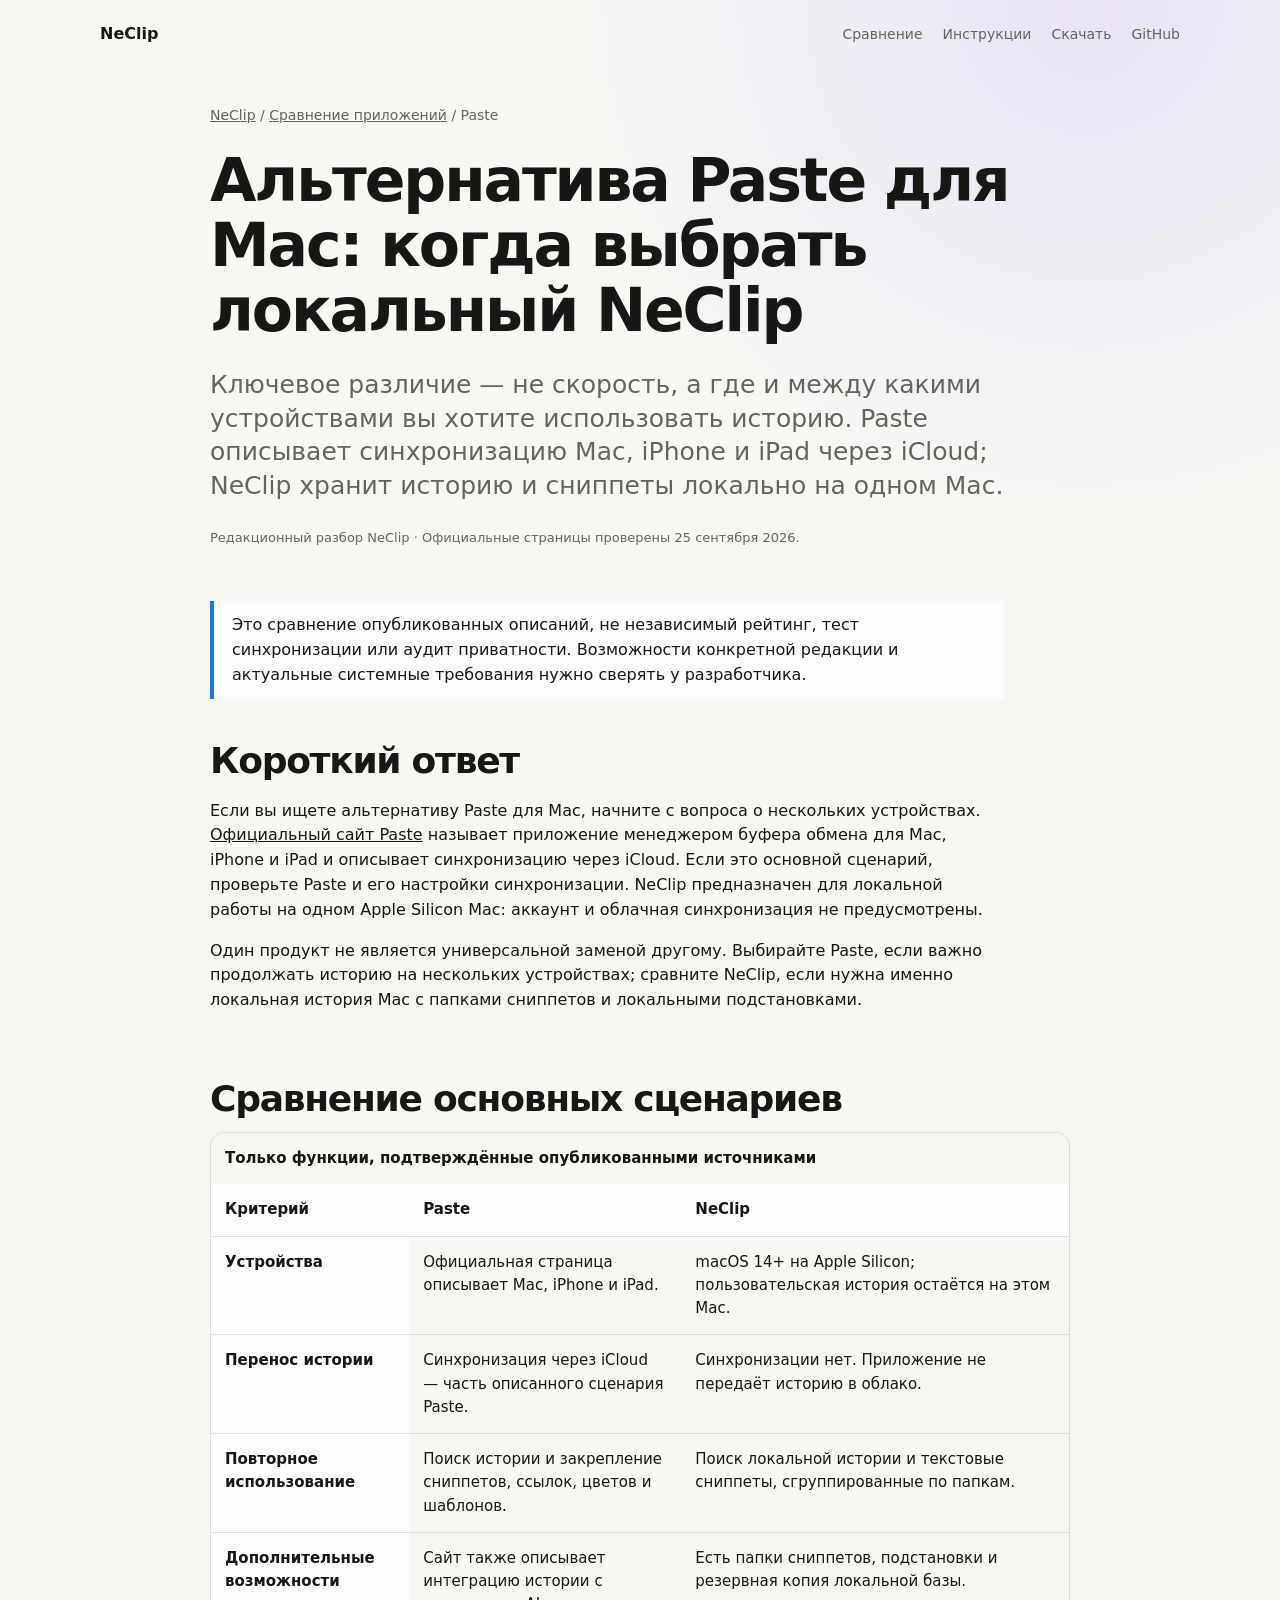
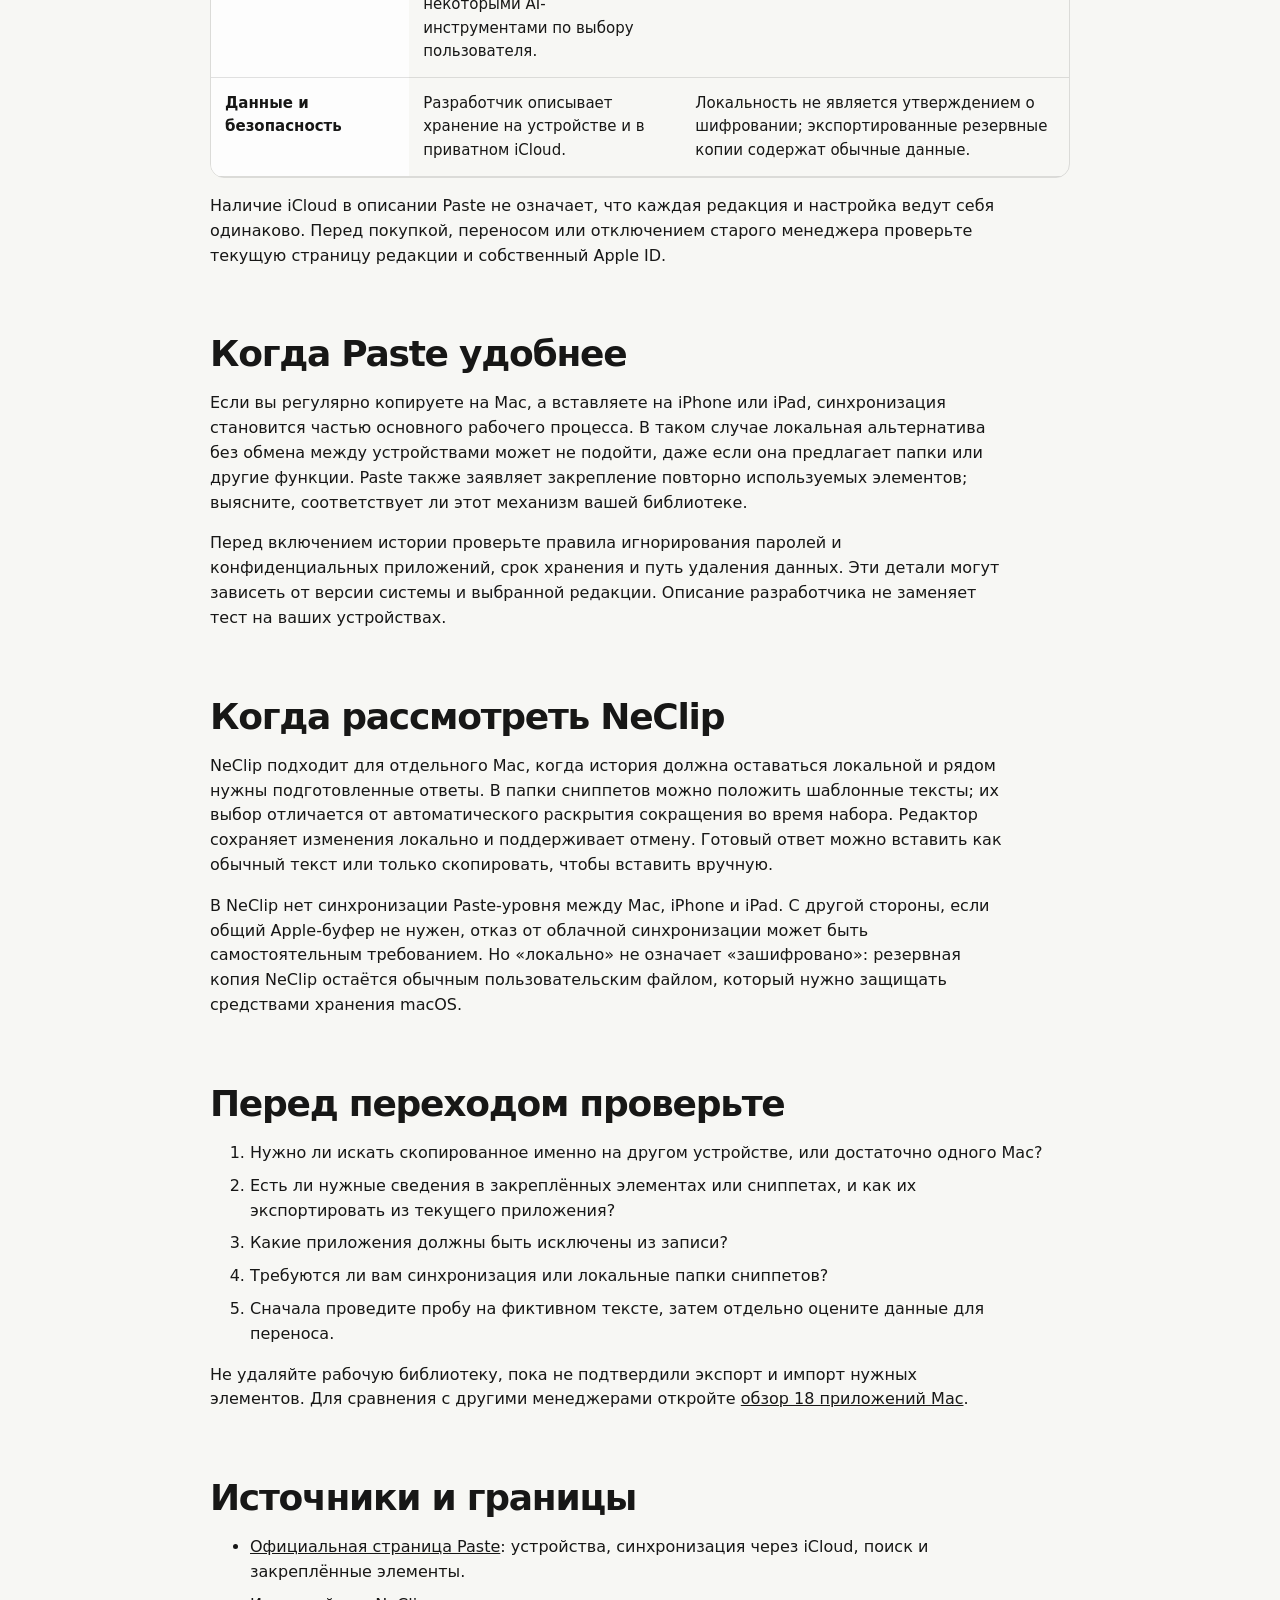
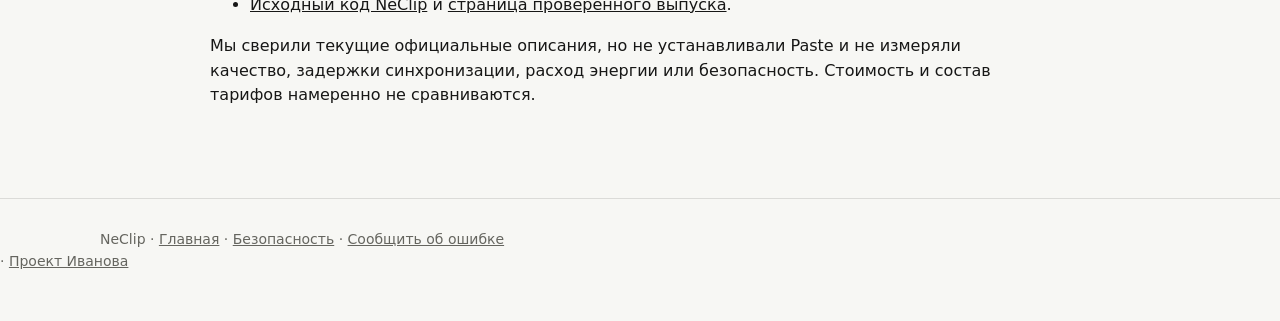
<file: docs/compare/paste-alternative.html>
<!doctype html>
<html lang="ru">
<head>
  <meta charset="utf-8"><meta name="viewport" content="width=device-width,initial-scale=1">
  <title>Альтернатива Paste для Mac: NeClip и iCloud-синхронизация</title>
  <meta name="description" content="Сравните Paste и NeClip как менеджеры буфера обмена для Mac: история между Apple-устройствами через iCloud или локальное хранение, сниппеты и требования.">
  <link rel="canonical" href="https://affpapa.github.io/neclip/compare/paste-alternative.html">
  <meta property="og:title" content="Альтернатива Paste для Mac: NeClip или синхронизация">
  <meta property="og:description" content="Два сценария clipboard history: общий буфер между Apple-устройствами или локальная история на одном Mac. Сверьте нужные функции и ограничения.">
  <meta property="og:url" content="https://affpapa.github.io/neclip/compare/paste-alternative.html"><meta property="og:type" content="article">
  <meta property="og:site_name" content="NeClip">
  <meta property="og:locale" content="ru_RU">
  <meta property="og:image" content="https://affpapa.github.io/neclip/og.png">
  <meta property="og:image:width" content="1200">
  <meta property="og:image:height" content="630">
  <meta property="og:image:alt" content="NeClip — локальный менеджер буфера обмена и сниппетов для macOS">
  <meta name="twitter:image" content="https://affpapa.github.io/neclip/og.png">
  <meta name="twitter:card" content="summary_large_image"><meta name="twitter:title" content="Альтернатива Paste для Mac: сравнение с NeClip">
  <meta name="twitter:description" content="Документированные функции и источники повторно проверены 25 сентября 2026 года.">
  <link rel="stylesheet" href="../styles.css"><link rel="icon" href="../favicon.svg" type="image/svg+xml">
  <script type="application/ld+json">{"@context":"https://schema.org","@graph":[{"@type":"Article","@id":"https://affpapa.github.io/neclip/compare/paste-alternative.html#article","url":"https://affpapa.github.io/neclip/compare/paste-alternative.html","headline":"Альтернатива Paste для Mac: когда выбрать локальный NeClip","dateModified":"2026-09-27","inLanguage":"ru","description":"Сравнение Paste и NeClip по опубликованным функциям и сценариям, без рейтинга."},{"@type":"BreadcrumbList","itemListElement":[{"@type":"ListItem","position":1,"name":"NeClip","item":"https://affpapa.github.io/neclip/"},{"@type":"ListItem","position":2,"name":"Сравнение приложений","item":"https://affpapa.github.io/neclip/compare.html"},{"@type":"ListItem","position":3,"name":"Paste и NeClip","item":"https://affpapa.github.io/neclip/compare/paste-alternative.html"}]}]}</script>
</head>
<body>
  <a class="skip-link" href="#main">К содержанию</a>
  <header class="wrap"><nav aria-label="Основная навигация"><a class="brand" href="../">NeClip</a><div class="navlinks"><a href="../compare.html">Сравнение</a><a href="../#guides">Инструкции</a><a href="../#release">Скачать</a><a href="https://github.com/AffPapa/neclip">GitHub</a></div></nav></header>
  <main class="wrap article" id="main" tabindex="-1">
    <header class="article-header"><nav class="breadcrumbs" aria-label="Хлебные крошки"><a href="../">NeClip</a> / <a href="../compare.html">Сравнение приложений</a> / Paste</nav><h1>Альтернатива Paste для Mac: когда выбрать локальный NeClip</h1><p class="lead">Ключевое различие — не скорость, а где и между какими устройствами вы хотите использовать историю. Paste описывает синхронизацию Mac, iPhone и iPad через iCloud; NeClip хранит историю и сниппеты локально на одном Mac.</p><p class="fine">Редакционный разбор NeClip · Официальные страницы проверены <time datetime="2026-09-25">25 сентября 2026</time>.</p></header>
    <p class="note">Это сравнение опубликованных описаний, не независимый рейтинг, тест синхронизации или аудит приватности. Возможности конкретной редакции и актуальные системные требования нужно сверять у разработчика.</p>
    <section><h2>Короткий ответ</h2><p>Если вы ищете альтернативу Paste для Mac, начните с вопроса о нескольких устройствах. <a href="https://pasteapp.io/">Официальный сайт Paste</a> называет приложение менеджером буфера обмена для Mac, iPhone и iPad и описывает синхронизацию через iCloud. Если это основной сценарий, проверьте Paste и его настройки синхронизации. NeClip предназначен для локальной работы на одном Apple Silicon Mac: аккаунт и облачная синхронизация не предусмотрены.</p><p>Один продукт не является универсальной заменой другому. Выбирайте Paste, если важно продолжать историю на нескольких устройствах; сравните NeClip, если нужна именно локальная история Mac с папками сниппетов и локальными подстановками.</p></section>
    <section><h2>Сравнение основных сценариев</h2><div class="table-scroll" tabindex="0" role="region" aria-label="Сравнение Paste и NeClip"><table class="comparison"><caption>Только функции, подтверждённые опубликованными источниками</caption><thead><tr><th scope="col">Критерий</th><th scope="col">Paste</th><th scope="col">NeClip</th></tr></thead><tbody>
      <tr><th scope="row">Устройства</th><td>Официальная страница описывает Mac, iPhone и iPad.</td><td>macOS 14+ на Apple Silicon; пользовательская история остаётся на этом Mac.</td></tr>
      <tr><th scope="row">Перенос истории</th><td>Синхронизация через iCloud — часть описанного сценария Paste.</td><td>Синхронизации нет. Приложение не передаёт историю в облако.</td></tr>
      <tr><th scope="row">Повторное использование</th><td>Поиск истории и закрепление сниппетов, ссылок, цветов и шаблонов.</td><td>Поиск локальной истории и текстовые сниппеты, сгруппированные по папкам.</td></tr>
      <tr><th scope="row">Дополнительные возможности</th><td>Сайт также описывает интеграцию истории с некоторыми AI-инструментами по выбору пользователя.</td><td>Есть папки сниппетов, подстановки и резервная копия локальной базы.</td></tr>
      <tr><th scope="row">Данные и безопасность</th><td>Разработчик описывает хранение на устройстве и в приватном iCloud.</td><td>Локальность не является утверждением о шифровании; экспортированные резервные копии содержат обычные данные.</td></tr>
    </tbody></table></div><p>Наличие iCloud в описании Paste не означает, что каждая редакция и настройка ведут себя одинаково. Перед покупкой, переносом или отключением старого менеджера проверьте текущую страницу редакции и собственный Apple ID.</p></section>
    <section><h2>Когда Paste удобнее</h2><p>Если вы регулярно копируете на Mac, а вставляете на iPhone или iPad, синхронизация становится частью основного рабочего процесса. В таком случае локальная альтернатива без обмена между устройствами может не подойти, даже если она предлагает папки или другие функции. Paste также заявляет закрепление повторно используемых элементов; выясните, соответствует ли этот механизм вашей библиотеке.</p><p>Перед включением истории проверьте правила игнорирования паролей и конфиденциальных приложений, срок хранения и путь удаления данных. Эти детали могут зависеть от версии системы и выбранной редакции. Описание разработчика не заменяет тест на ваших устройствах.</p></section>
    <section><h2>Когда рассмотреть NeClip</h2><p>NeClip подходит для отдельного Mac, когда история должна оставаться локальной и рядом нужны подготовленные ответы. В папки сниппетов можно положить шаблонные тексты; их выбор отличается от автоматического раскрытия сокращения во время набора. Редактор сохраняет изменения локально и поддерживает отмену. Готовый ответ можно вставить как обычный текст или только скопировать, чтобы вставить вручную.</p><p>В NeClip нет синхронизации Paste-уровня между Mac, iPhone и iPad. С другой стороны, если общий Apple-буфер не нужен, отказ от облачной синхронизации может быть самостоятельным требованием. Но «локально» не означает «зашифровано»: резервная копия NeClip остаётся обычным пользовательским файлом, который нужно защищать средствами хранения macOS.</p></section>
    <section><h2>Перед переходом проверьте</h2><ol><li>Нужно ли искать скопированное именно на другом устройстве, или достаточно одного Mac?</li><li>Есть ли нужные сведения в закреплённых элементах или сниппетах, и как их экспортировать из текущего приложения?</li><li>Какие приложения должны быть исключены из записи?</li><li>Требуются ли вам синхронизация или локальные папки сниппетов?</li><li>Сначала проведите пробу на фиктивном тексте, затем отдельно оцените данные для переноса.</li></ol><p>Не удаляйте рабочую библиотеку, пока не подтвердили экспорт и импорт нужных элементов. Для сравнения с другими менеджерами откройте <a href="../compare.html">обзор 18 приложений Mac</a>.</p></section>
    <section><h2>Источники и границы</h2><ul><li><a href="https://pasteapp.io/">Официальная страница Paste</a>: устройства, синхронизация через iCloud, поиск и закреплённые элементы.</li><li><a href="https://github.com/AffPapa/neclip">Исходный код NeClip</a> и <a href="../#release">страница проверенного выпуска</a>.</li></ul><p>Мы сверили текущие официальные описания, но не устанавливали Paste и не измеряли качество, задержки синхронизации, расход энергии или безопасность. Стоимость и состав тарифов намеренно не сравниваются.</p></section>
  </main>
  <footer><div class="wrap">NeClip · <a href="../">Главная</a> · <a href="https://github.com/AffPapa/neclip/blob/main/SECURITY.md">Безопасность</a> · <a href="https://github.com/AffPapa/neclip/issues">Сообщить об ошибке</a></div> · <a href="https://affpapa.org/">Проект Иванова</a></footer>
</body>
</html>
</file>
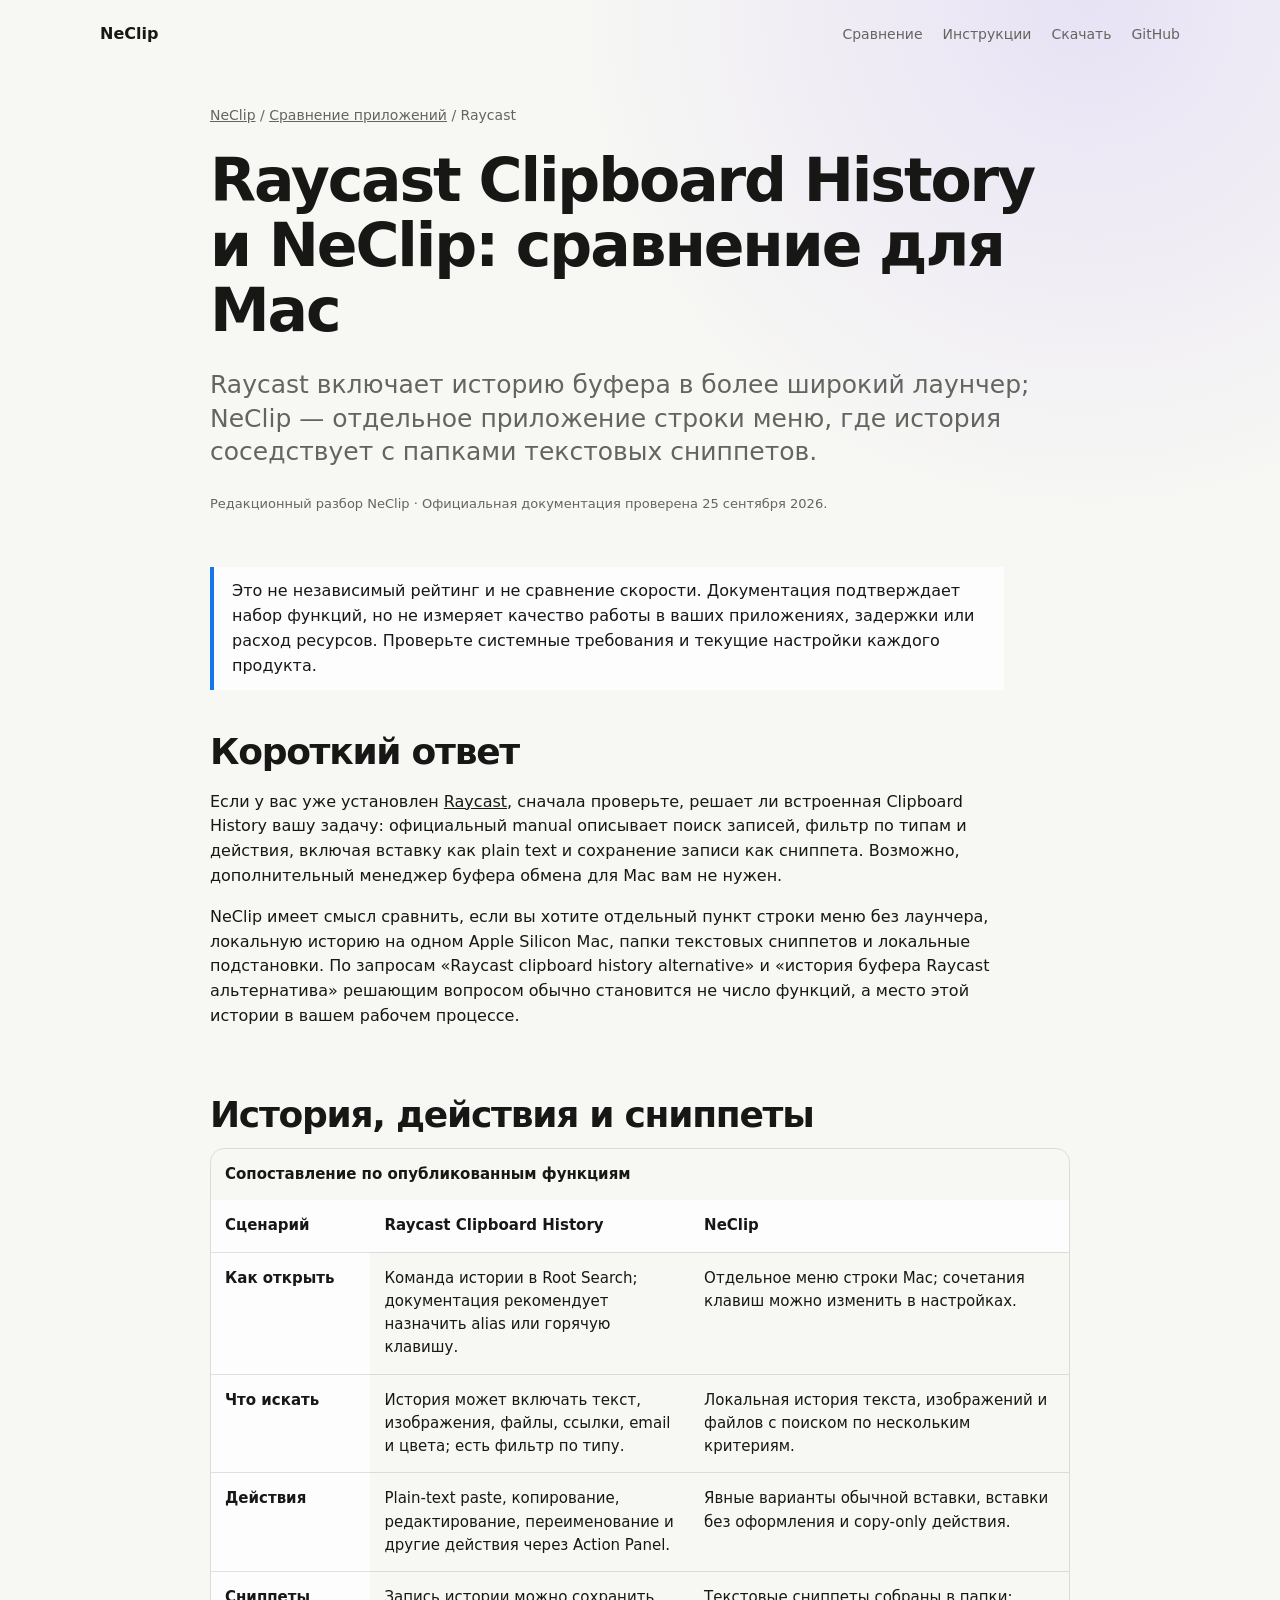
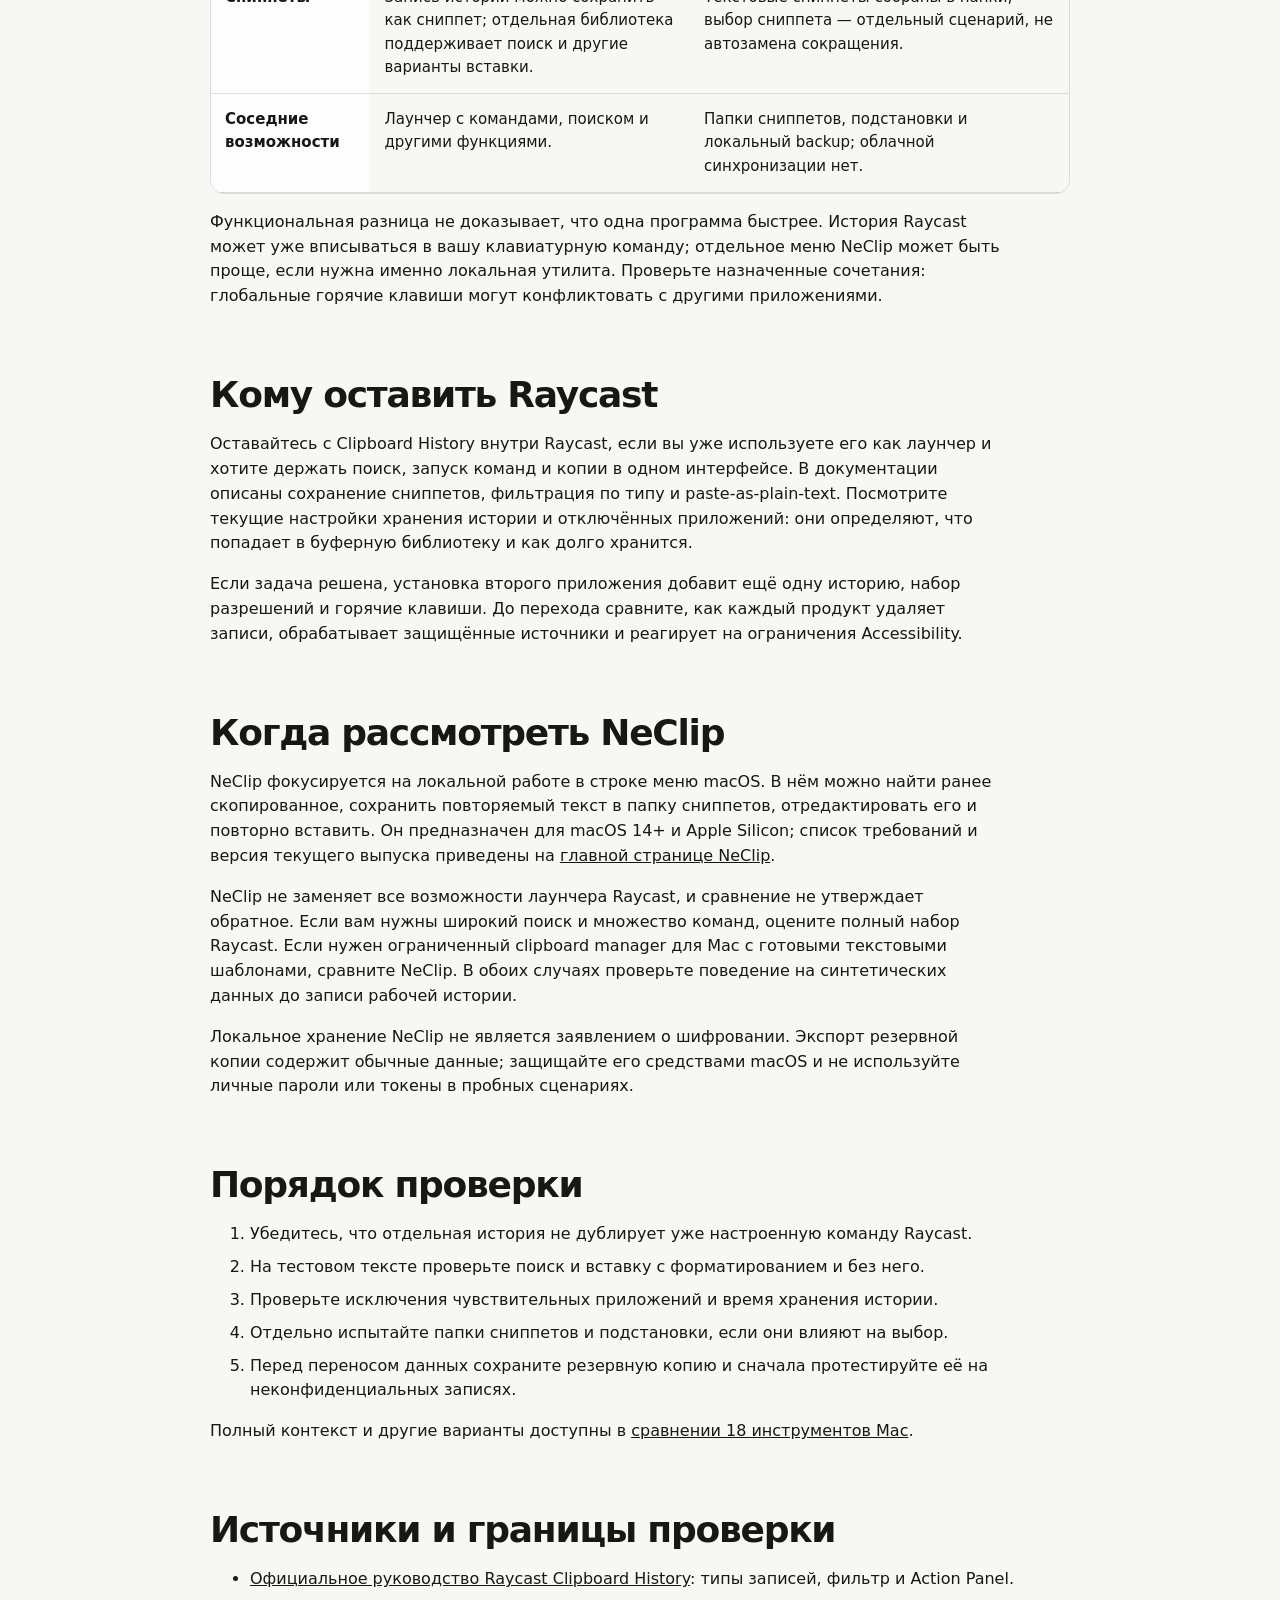
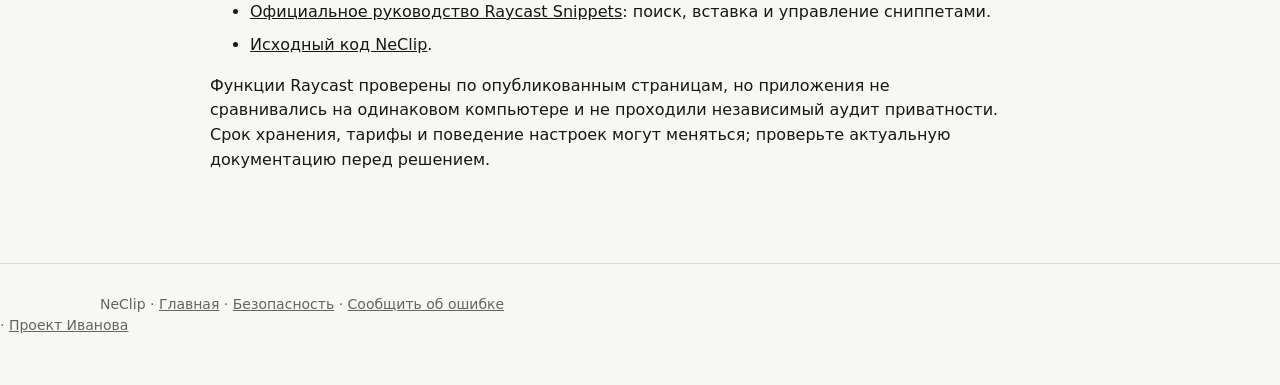
<file: docs/compare/raycast-clipboard-history.html>
<!doctype html>
<html lang="ru">
<head>
  <meta charset="utf-8"><meta name="viewport" content="width=device-width,initial-scale=1">
  <title>Raycast Clipboard History: альтернатива и сравнение с NeClip</title>
  <meta name="description" content="Сравните историю буфера Raycast и NeClip для Mac: действия и сниппеты внутри лаунчера или отдельная строка меню с локальными инструментами.">
  <link rel="canonical" href="https://affpapa.github.io/neclip/compare/raycast-clipboard-history.html">
  <meta property="og:title" content="Raycast Clipboard History или NeClip для Mac">
  <meta property="og:description" content="Обе программы помогают найти и повторно использовать копии. Сравните встроенную историю лаунчера с отдельной утилитой строки меню.">
  <meta property="og:url" content="https://affpapa.github.io/neclip/compare/raycast-clipboard-history.html"><meta property="og:type" content="article">
  <meta property="og:site_name" content="NeClip">
  <meta property="og:locale" content="ru_RU">
  <meta property="og:image" content="https://affpapa.github.io/neclip/og.png">
  <meta property="og:image:width" content="1200">
  <meta property="og:image:height" content="630">
  <meta property="og:image:alt" content="NeClip — локальный менеджер буфера обмена и сниппетов для macOS">
  <meta name="twitter:image" content="https://affpapa.github.io/neclip/og.png">
  <meta name="twitter:card" content="summary_large_image"><meta name="twitter:title" content="Raycast Clipboard History и NeClip">
  <meta name="twitter:description" content="Сравнение сценариев и функций по официальным источникам на 25 сентября 2026 года.">
  <link rel="stylesheet" href="../styles.css"><link rel="icon" href="../favicon.svg" type="image/svg+xml">
  <script type="application/ld+json">{"@context":"https://schema.org","@graph":[{"@type":"Article","@id":"https://affpapa.github.io/neclip/compare/raycast-clipboard-history.html#article","url":"https://affpapa.github.io/neclip/compare/raycast-clipboard-history.html","headline":"Raycast Clipboard History и NeClip: сравнение для Mac","dateModified":"2026-09-27","inLanguage":"ru","description":"Сравнение истории буфера Raycast и NeClip по официальной документации, без рейтинга."},{"@type":"BreadcrumbList","itemListElement":[{"@type":"ListItem","position":1,"name":"NeClip","item":"https://affpapa.github.io/neclip/"},{"@type":"ListItem","position":2,"name":"Сравнение приложений","item":"https://affpapa.github.io/neclip/compare.html"},{"@type":"ListItem","position":3,"name":"Raycast Clipboard History","item":"https://affpapa.github.io/neclip/compare/raycast-clipboard-history.html"}]}]}</script>
</head>
<body>
  <a class="skip-link" href="#main">К содержанию</a>
  <header class="wrap"><nav aria-label="Основная навигация"><a class="brand" href="../">NeClip</a><div class="navlinks"><a href="../compare.html">Сравнение</a><a href="../#guides">Инструкции</a><a href="../#release">Скачать</a><a href="https://github.com/AffPapa/neclip">GitHub</a></div></nav></header>
  <main class="wrap article" id="main" tabindex="-1">
    <header class="article-header"><nav class="breadcrumbs" aria-label="Хлебные крошки"><a href="../">NeClip</a> / <a href="../compare.html">Сравнение приложений</a> / Raycast</nav><h1>Raycast Clipboard History и NeClip: сравнение для Mac</h1><p class="lead">Raycast включает историю буфера в более широкий лаунчер; NeClip — отдельное приложение строки меню, где история соседствует с папками текстовых сниппетов.</p><p class="fine">Редакционный разбор NeClip · Официальная документация проверена <time datetime="2026-09-25">25 сентября 2026</time>.</p></header>
    <p class="note">Это не независимый рейтинг и не сравнение скорости. Документация подтверждает набор функций, но не измеряет качество работы в ваших приложениях, задержки или расход ресурсов. Проверьте системные требования и текущие настройки каждого продукта.</p>
    <section><h2>Короткий ответ</h2><p>Если у вас уже установлен <a href="https://www.raycast.com/">Raycast</a>, сначала проверьте, решает ли встроенная Clipboard History вашу задачу: официальный manual описывает поиск записей, фильтр по типам и действия, включая вставку как plain text и сохранение записи как сниппета. Возможно, дополнительный менеджер буфера обмена для Mac вам не нужен.</p><p>NeClip имеет смысл сравнить, если вы хотите отдельный пункт строки меню без лаунчера, локальную историю на одном Apple Silicon Mac, папки текстовых сниппетов и локальные подстановки. По запросам «Raycast clipboard history alternative» и «история буфера Raycast альтернатива» решающим вопросом обычно становится не число функций, а место этой истории в вашем рабочем процессе.</p></section>
    <section><h2>История, действия и сниппеты</h2><div class="table-scroll" tabindex="0" role="region" aria-label="Сравнение Raycast и NeClip"><table class="comparison"><caption>Сопоставление по опубликованным функциям</caption><thead><tr><th scope="col">Сценарий</th><th scope="col">Raycast Clipboard History</th><th scope="col">NeClip</th></tr></thead><tbody>
      <tr><th scope="row">Как открыть</th><td>Команда истории в Root Search; документация рекомендует назначить alias или горячую клавишу.</td><td>Отдельное меню строки Mac; сочетания клавиш можно изменить в настройках.</td></tr>
      <tr><th scope="row">Что искать</th><td>История может включать текст, изображения, файлы, ссылки, email и цвета; есть фильтр по типу.</td><td>Локальная история текста, изображений и файлов с поиском по нескольким критериям.</td></tr>
      <tr><th scope="row">Действия</th><td>Plain-text paste, копирование, редактирование, переименование и другие действия через Action Panel.</td><td>Явные варианты обычной вставки, вставки без оформления и copy-only действия.</td></tr>
      <tr><th scope="row">Сниппеты</th><td>Запись истории можно сохранить как сниппет; отдельная библиотека поддерживает поиск и другие варианты вставки.</td><td>Текстовые сниппеты собраны в папки; выбор сниппета — отдельный сценарий, не автозамена сокращения.</td></tr>
      <tr><th scope="row">Соседние возможности</th><td>Лаунчер с командами, поиском и другими функциями.</td><td>Папки сниппетов, подстановки и локальный backup; облачной синхронизации нет.</td></tr>
    </tbody></table></div><p>Функциональная разница не доказывает, что одна программа быстрее. История Raycast может уже вписываться в вашу клавиатурную команду; отдельное меню NeClip может быть проще, если нужна именно локальная утилита. Проверьте назначенные сочетания: глобальные горячие клавиши могут конфликтовать с другими приложениями.</p></section>
    <section><h2>Кому оставить Raycast</h2><p>Оставайтесь с Clipboard History внутри Raycast, если вы уже используете его как лаунчер и хотите держать поиск, запуск команд и копии в одном интерфейсе. В документации описаны сохранение сниппетов, фильтрация по типу и paste-as-plain-text. Посмотрите текущие настройки хранения истории и отключённых приложений: они определяют, что попадает в буферную библиотеку и как долго хранится.</p><p>Если задача решена, установка второго приложения добавит ещё одну историю, набор разрешений и горячие клавиши. До перехода сравните, как каждый продукт удаляет записи, обрабатывает защищённые источники и реагирует на ограничения Accessibility.</p></section>
    <section><h2>Когда рассмотреть NeClip</h2><p>NeClip фокусируется на локальной работе в строке меню macOS. В нём можно найти ранее скопированное, сохранить повторяемый текст в папку сниппетов, отредактировать его и повторно вставить. Он предназначен для macOS 14+ и Apple Silicon; список требований и версия текущего выпуска приведены на <a href="../#release">главной странице NeClip</a>.</p><p>NeClip не заменяет все возможности лаунчера Raycast, и сравнение не утверждает обратное. Если вам нужны широкий поиск и множество команд, оцените полный набор Raycast. Если нужен ограниченный clipboard manager для Mac с готовыми текстовыми шаблонами, сравните NeClip. В обоих случаях проверьте поведение на синтетических данных до записи рабочей истории.</p><p>Локальное хранение NeClip не является заявлением о шифровании. Экспорт резервной копии содержит обычные данные; защищайте его средствами macOS и не используйте личные пароли или токены в пробных сценариях.</p></section>
    <section><h2>Порядок проверки</h2><ol><li>Убедитесь, что отдельная история не дублирует уже настроенную команду Raycast.</li><li>На тестовом тексте проверьте поиск и вставку с форматированием и без него.</li><li>Проверьте исключения чувствительных приложений и время хранения истории.</li><li>Отдельно испытайте папки сниппетов и подстановки, если они влияют на выбор.</li><li>Перед переносом данных сохраните резервную копию и сначала протестируйте её на неконфиденциальных записях.</li></ol><p>Полный контекст и другие варианты доступны в <a href="../compare.html">сравнении 18 инструментов Mac</a>.</p></section>
    <section><h2>Источники и границы проверки</h2><ul><li><a href="https://manual.raycast.com/clipboard-history">Официальное руководство Raycast Clipboard History</a>: типы записей, фильтр и Action Panel.</li><li><a href="https://manual.raycast.com/snippets">Официальное руководство Raycast Snippets</a>: поиск, вставка и управление сниппетами.</li><li><a href="https://github.com/AffPapa/neclip">Исходный код NeClip</a>.</li></ul><p>Функции Raycast проверены по опубликованным страницам, но приложения не сравнивались на одинаковом компьютере и не проходили независимый аудит приватности. Срок хранения, тарифы и поведение настроек могут меняться; проверьте актуальную документацию перед решением.</p></section>
  </main>
  <footer><div class="wrap">NeClip · <a href="../">Главная</a> · <a href="https://github.com/AffPapa/neclip/blob/main/SECURITY.md">Безопасность</a> · <a href="https://github.com/AffPapa/neclip/issues">Сообщить об ошибке</a></div> · <a href="https://affpapa.org/">Проект Иванова</a></footer>
</body>
</html>
</file>
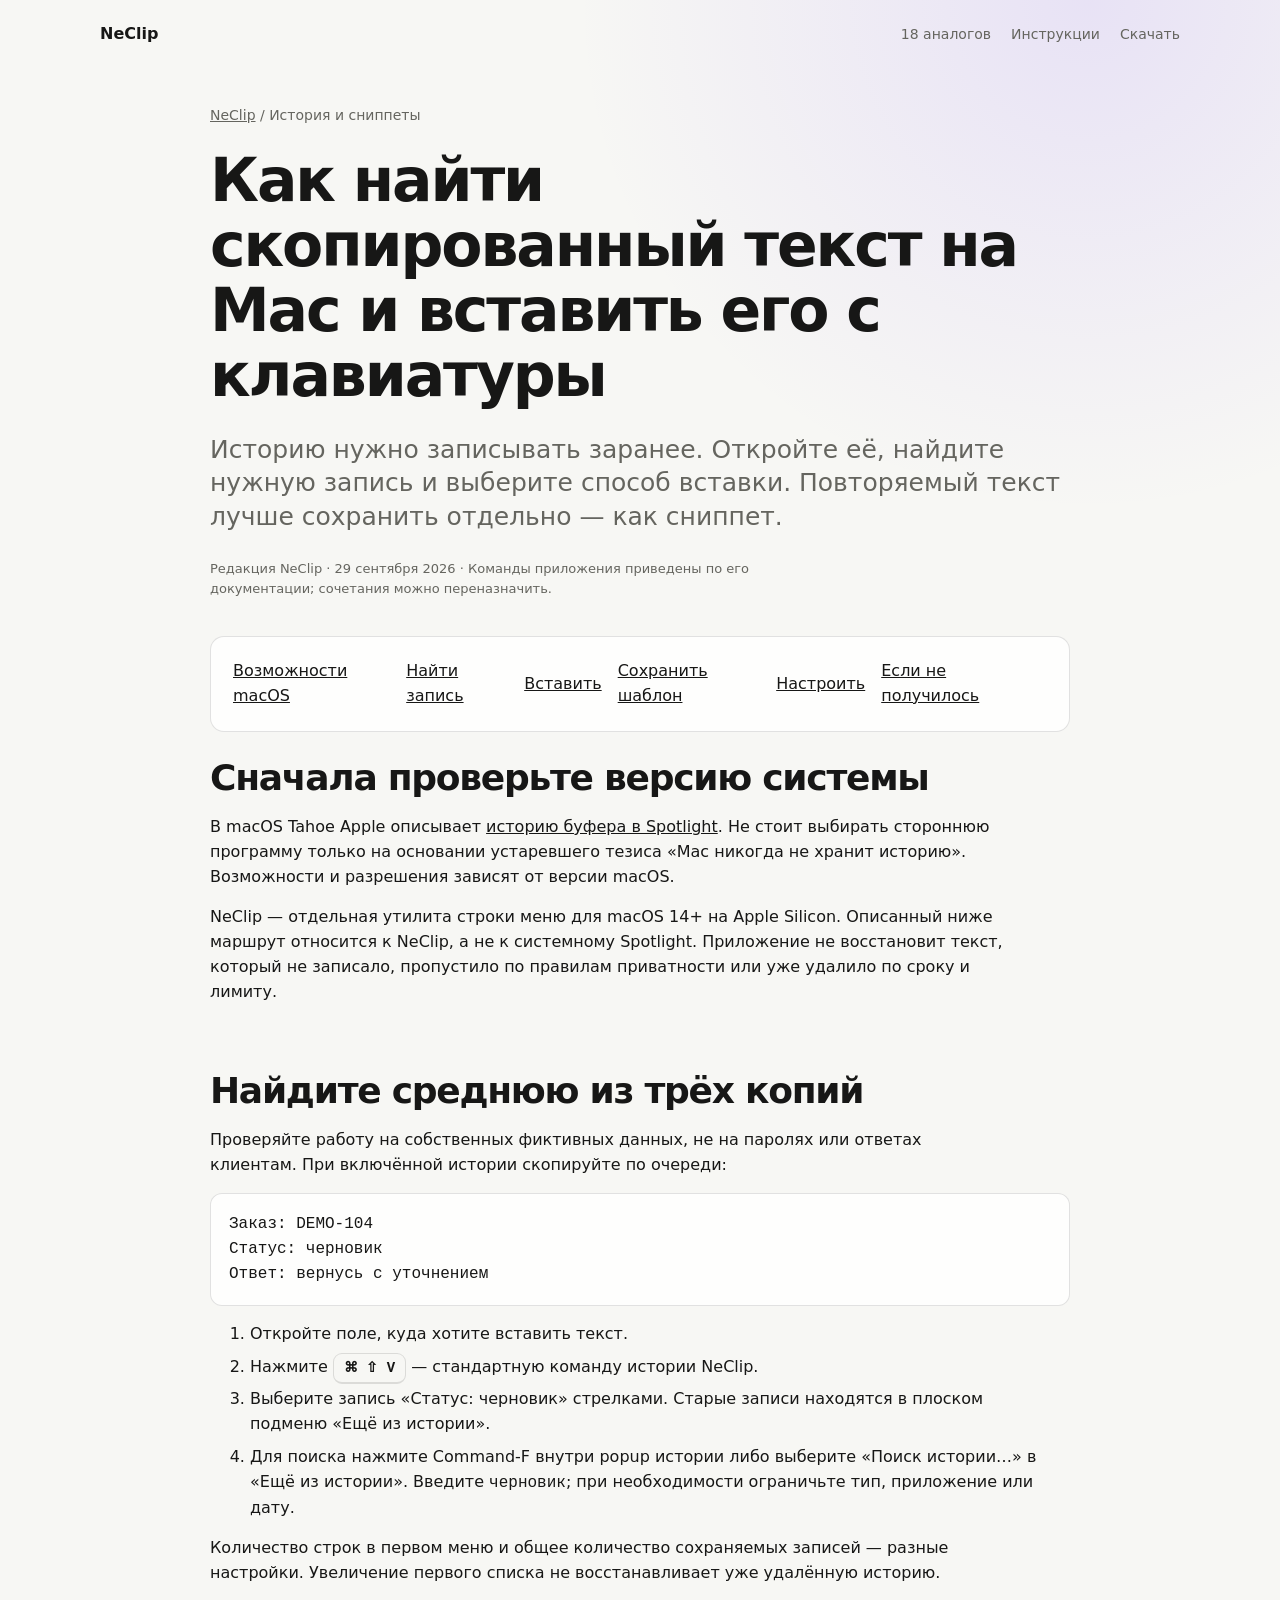
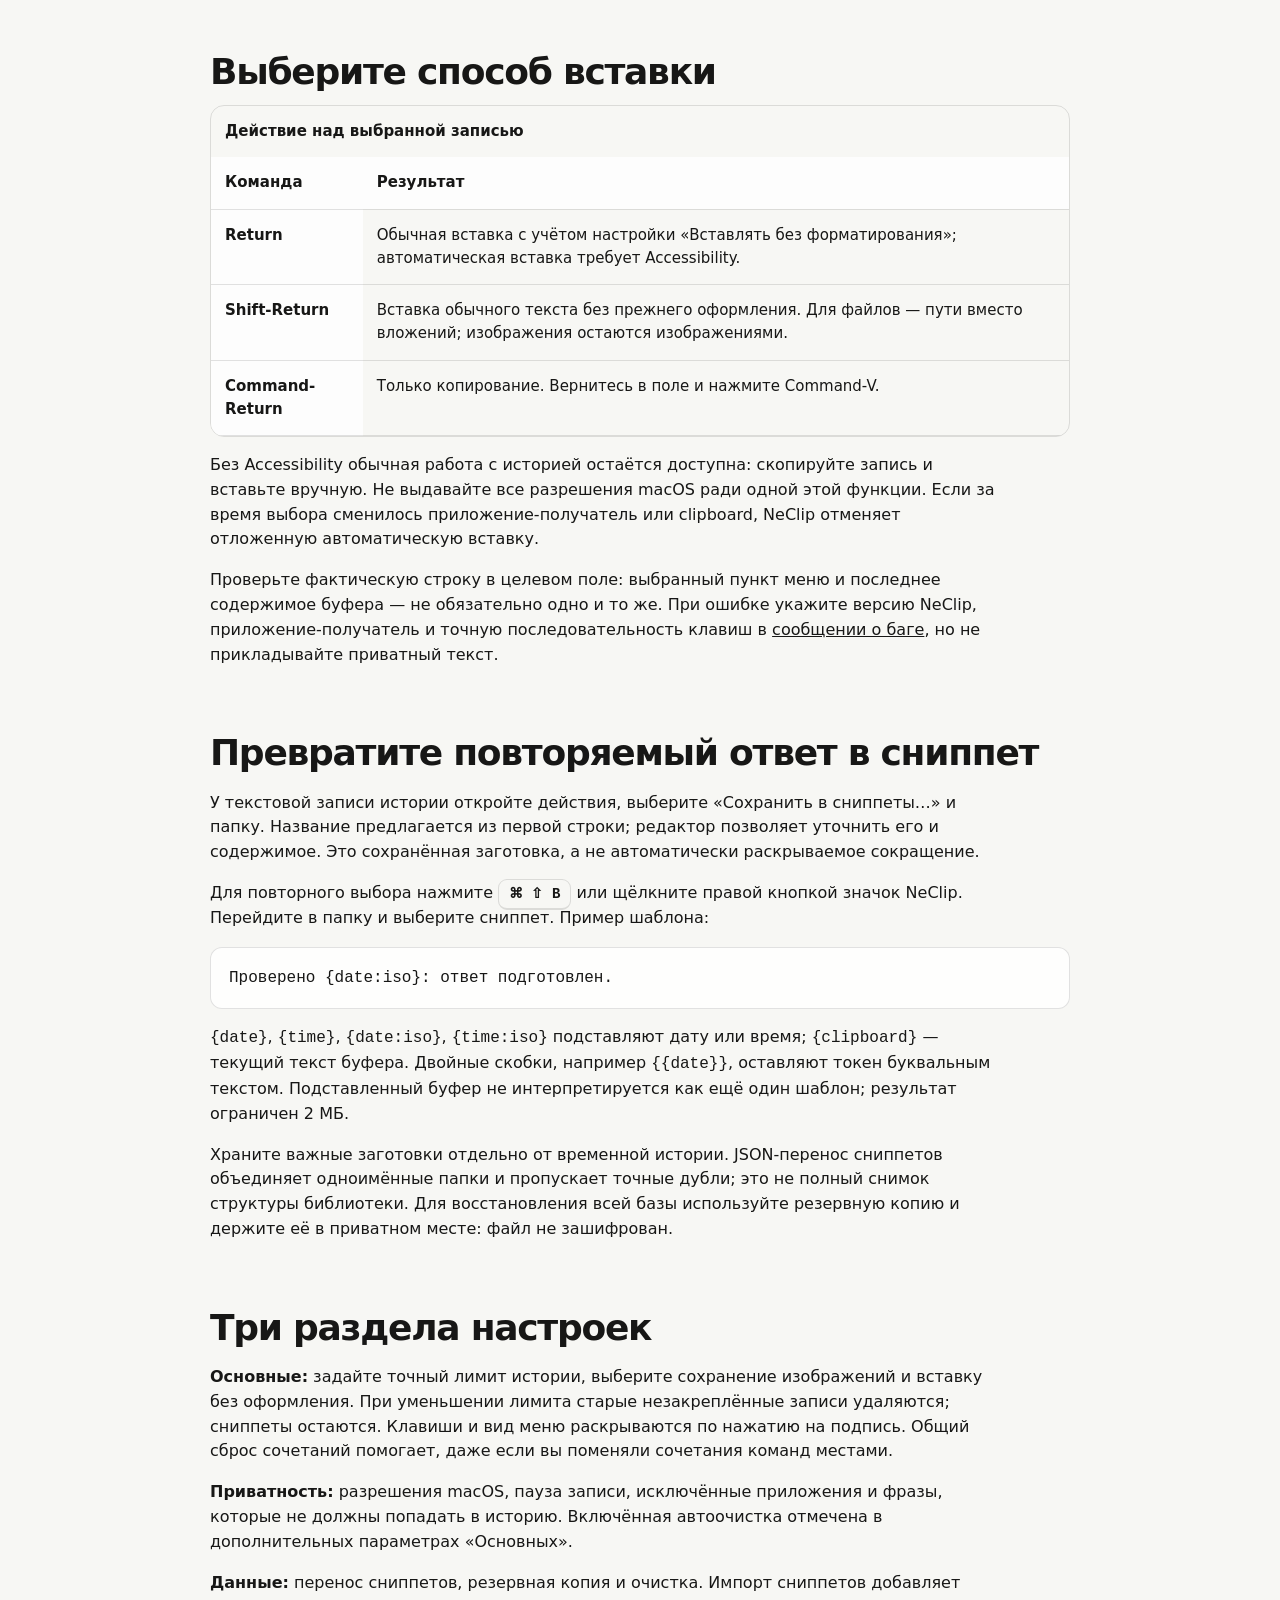
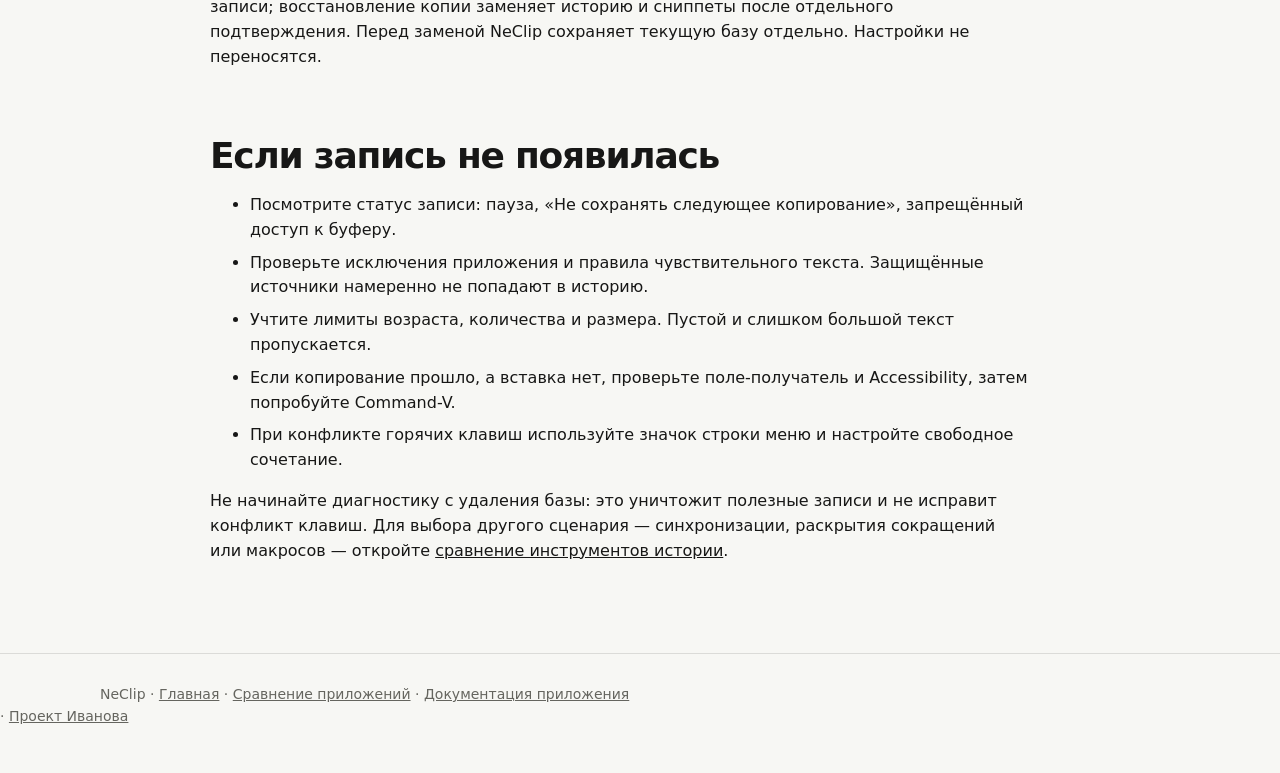
<file: docs/guides/clipboard-history.html>
<!doctype html>
<html lang="ru">
<head>
  <meta charset="utf-8"><meta name="viewport" content="width=device-width,initial-scale=1">
  <title>История буфера на Mac: поиск, вставка и сниппеты — NeClip</title>
  <meta name="description" content="Как найти скопированный текст на Mac, вставить без оформления и сохранить сниппет. Пример на фиктивных данных, горячие клавиши NeClip и причины пропусков истории.">
  <link rel="canonical" href="https://affpapa.github.io/neclip/guides/clipboard-history.html">
  <meta property="og:title" content="История буфера на Mac: поиск, вставка и сниппеты"><meta property="og:description" content="Практический сценарий с тестовыми строками, разрешениями и проверкой результата."><meta property="og:url" content="https://affpapa.github.io/neclip/guides/clipboard-history.html"><meta property="og:type" content="article">
  <meta property="og:site_name" content="NeClip">
  <meta property="og:locale" content="ru_RU">
  <meta property="og:image" content="https://affpapa.github.io/neclip/og.png">
  <meta property="og:image:width" content="1200">
  <meta property="og:image:height" content="630">
  <meta property="og:image:alt" content="NeClip — локальный менеджер буфера обмена и сниппетов для macOS">
  <meta name="twitter:image" content="https://affpapa.github.io/neclip/og.png">
  <meta name="twitter:card" content="summary_large_image"><meta name="twitter:title" content="История буфера на Mac: поиск, вставка и сниппеты"><meta name="twitter:description" content="Найти нужную копию и превратить повторяемый ответ в шаблон.">
  <link rel="stylesheet" href="../styles.css"><link rel="icon" href="../favicon.svg" type="image/svg+xml">
  <script type="application/ld+json">{"@context":"https://schema.org","@graph":[{"@type":"Article","headline":"Как найти скопированный текст на Mac и вставить его с клавиатуры","url":"https://affpapa.github.io/neclip/guides/clipboard-history.html","inLanguage":"ru","datePublished":"2026-09-21","dateModified":"2026-09-29","author":{"@type":"Organization","name":"NeClip","url":"https://affpapa.github.io/neclip/"}},{"@type":"BreadcrumbList","itemListElement":[{"@type":"ListItem","position":1,"name":"NeClip","item":"https://affpapa.github.io/neclip/"},{"@type":"ListItem","position":2,"name":"История и сниппеты","item":"https://affpapa.github.io/neclip/guides/clipboard-history.html"}]}]}</script>
</head>
<body>
  <a class="skip-link" href="#main">К содержанию</a>
  <header class="wrap"><nav aria-label="Основная навигация"><a class="brand" href="../">NeClip</a><div class="navlinks"><a href="../compare.html">18 аналогов</a><a href="../#guides">Инструкции</a><a href="../#release">Скачать</a></div></nav></header>
  <main class="wrap article" id="main" tabindex="-1">
    <header class="article-header"><nav class="breadcrumbs" aria-label="Хлебные крошки"><a href="../">NeClip</a> / История и сниппеты</nav><h1>Как найти скопированный текст на Mac и вставить его с клавиатуры</h1><p class="lead">Историю нужно записывать заранее. Откройте её, найдите нужную запись и выберите способ вставки. Повторяемый текст лучше сохранить отдельно — как сниппет.</p><p class="fine">Редакция NeClip · <time datetime="2026-09-29">29 сентября 2026</time> · Команды приложения приведены по его документации; сочетания можно переназначить.</p></header>
    <nav class="toc" aria-label="Содержание"><a href="#system">Возможности macOS</a><a href="#find">Найти запись</a><a href="#paste">Вставить</a><a href="#snippet">Сохранить шаблон</a><a href="#settings">Настроить</a><a href="#missing">Если не получилось</a></nav>
    <section id="system"><h2>Сначала проверьте версию системы</h2><p>В macOS Tahoe Apple описывает <a href="https://support.apple.com/en-nz/guide/mac-help/mchl40d5b86b/mac">историю буфера в Spotlight</a>. Не стоит выбирать стороннюю программу только на основании устаревшего тезиса «Mac никогда не хранит историю». Возможности и разрешения зависят от версии macOS.</p><p>NeClip — отдельная утилита строки меню для macOS 14+ на Apple Silicon. Описанный ниже маршрут относится к NeClip, а не к системному Spotlight. Приложение не восстановит текст, который не записало, пропустило по правилам приватности или уже удалило по сроку и лимиту.</p></section>
    <section id="find"><h2>Найдите среднюю из трёх копий</h2><p>Проверяйте работу на собственных фиктивных данных, не на паролях или ответах клиентам. При включённой истории скопируйте по очереди:</p><pre>Заказ: DEMO-104
Статус: черновик
Ответ: вернусь с уточнением</pre><ol><li>Откройте поле, куда хотите вставить текст.</li><li>Нажмите <kbd>⌘ ⇧ V</kbd> — стандартную команду истории NeClip.</li><li>Выберите запись «Статус: черновик» стрелками. Старые записи находятся в плоском подменю «Ещё из истории».</li><li>Для поиска нажмите Command-F внутри popup истории либо выберите «Поиск истории…» в «Ещё из истории». Введите <code>черновик</code>; при необходимости ограничьте тип, приложение или дату.</li></ol><p>Количество строк в первом меню и общее количество сохраняемых записей — разные настройки. Увеличение первого списка не восстанавливает уже удалённую историю.</p></section>
    <section id="paste"><h2>Выберите способ вставки</h2><div class="table-scroll" tabindex="0" role="region" aria-label="Действия вставки"><table><caption>Действие над выбранной записью</caption><thead><tr><th scope="col">Команда</th><th scope="col">Результат</th></tr></thead><tbody><tr><th scope="row">Return</th><td>Обычная вставка с учётом настройки «Вставлять без форматирования»; автоматическая вставка требует Accessibility.</td></tr><tr><th scope="row">Shift-Return</th><td>Вставка обычного текста без прежнего оформления. Для файлов — пути вместо вложений; изображения остаются изображениями.</td></tr><tr><th scope="row">Command-Return</th><td>Только копирование. Вернитесь в поле и нажмите Command-V.</td></tr></tbody></table></div><p>Без Accessibility обычная работа с историей остаётся доступна: скопируйте запись и вставьте вручную. Не выдавайте все разрешения macOS ради одной этой функции. Если за время выбора сменилось приложение-получатель или clipboard, NeClip отменяет отложенную автоматическую вставку.</p><p>Проверьте фактическую строку в целевом поле: выбранный пункт меню и последнее содержимое буфера — не обязательно одно и то же. При ошибке укажите версию NeClip, приложение-получатель и точную последовательность клавиш в <a href="https://github.com/AffPapa/neclip/issues">сообщении о баге</a>, но не прикладывайте приватный текст.</p></section>
    <section id="snippet"><h2>Превратите повторяемый ответ в сниппет</h2><p>У текстовой записи истории откройте действия, выберите «Сохранить в сниппеты…» и папку. Название предлагается из первой строки; редактор позволяет уточнить его и содержимое. Это сохранённая заготовка, а не автоматически раскрываемое сокращение.</p><p>Для повторного выбора нажмите <kbd>⌘ ⇧ B</kbd> или щёлкните правой кнопкой значок NeClip. Перейдите в папку и выберите сниппет. Пример шаблона:</p><pre>Проверено {date:iso}: ответ подготовлен.</pre><p><code>{date}</code>, <code>{time}</code>, <code>{date:iso}</code>, <code>{time:iso}</code> подставляют дату или время; <code>{clipboard}</code> — текущий текст буфера. Двойные скобки, например <code>{{date}}</code>, оставляют токен буквальным текстом. Подставленный буфер не интерпретируется как ещё один шаблон; результат ограничен 2 МБ.</p><p>Храните важные заготовки отдельно от временной истории. JSON-перенос сниппетов объединяет одноимённые папки и пропускает точные дубли; это не полный снимок структуры библиотеки. Для восстановления всей базы используйте резервную копию и держите её в приватном месте: файл не зашифрован.</p></section>
    <section id="settings"><h2>Три раздела настроек</h2><p><strong>Основные:</strong> задайте точный лимит истории, выберите сохранение изображений и вставку без оформления. При уменьшении лимита старые незакреплённые записи удаляются; сниппеты остаются. Клавиши и вид меню раскрываются по нажатию на подпись. Общий сброс сочетаний помогает, даже если вы поменяли сочетания команд местами.</p><p><strong>Приватность:</strong> разрешения macOS, пауза записи, исключённые приложения и фразы, которые не должны попадать в историю. Включённая автоочистка отмечена в дополнительных параметрах «Основных».</p><p><strong>Данные:</strong> перенос сниппетов, резервная копия и очистка. Импорт сниппетов добавляет записи; восстановление копии заменяет историю и сниппеты после отдельного подтверждения. Перед заменой NeClip сохраняет текущую базу отдельно. Настройки не переносятся.</p></section>
    <section id="missing"><h2>Если запись не появилась</h2><ul><li>Посмотрите статус записи: пауза, «Не сохранять следующее копирование», запрещённый доступ к буферу.</li><li>Проверьте исключения приложения и правила чувствительного текста. Защищённые источники намеренно не попадают в историю.</li><li>Учтите лимиты возраста, количества и размера. Пустой и слишком большой текст пропускается.</li><li>Если копирование прошло, а вставка нет, проверьте поле-получатель и Accessibility, затем попробуйте Command-V.</li><li>При конфликте горячих клавиш используйте значок строки меню и настройте свободное сочетание.</li></ul><p>Не начинайте диагностику с удаления базы: это уничтожит полезные записи и не исправит конфликт клавиш. Для выбора другого сценария — синхронизации, раскрытия сокращений или макросов — откройте <a href="../compare.html#history">сравнение инструментов истории</a>.</p></section>
  </main>
  <footer><div class="wrap">NeClip · <a href="../">Главная</a> · <a href="../compare.html">Сравнение приложений</a> · <a href="https://github.com/AffPapa/neclip/blob/main/README.md">Документация приложения</a></div> · <a href="https://affpapa.org/">Проект Иванова</a></footer>
</body>
</html>
</file>
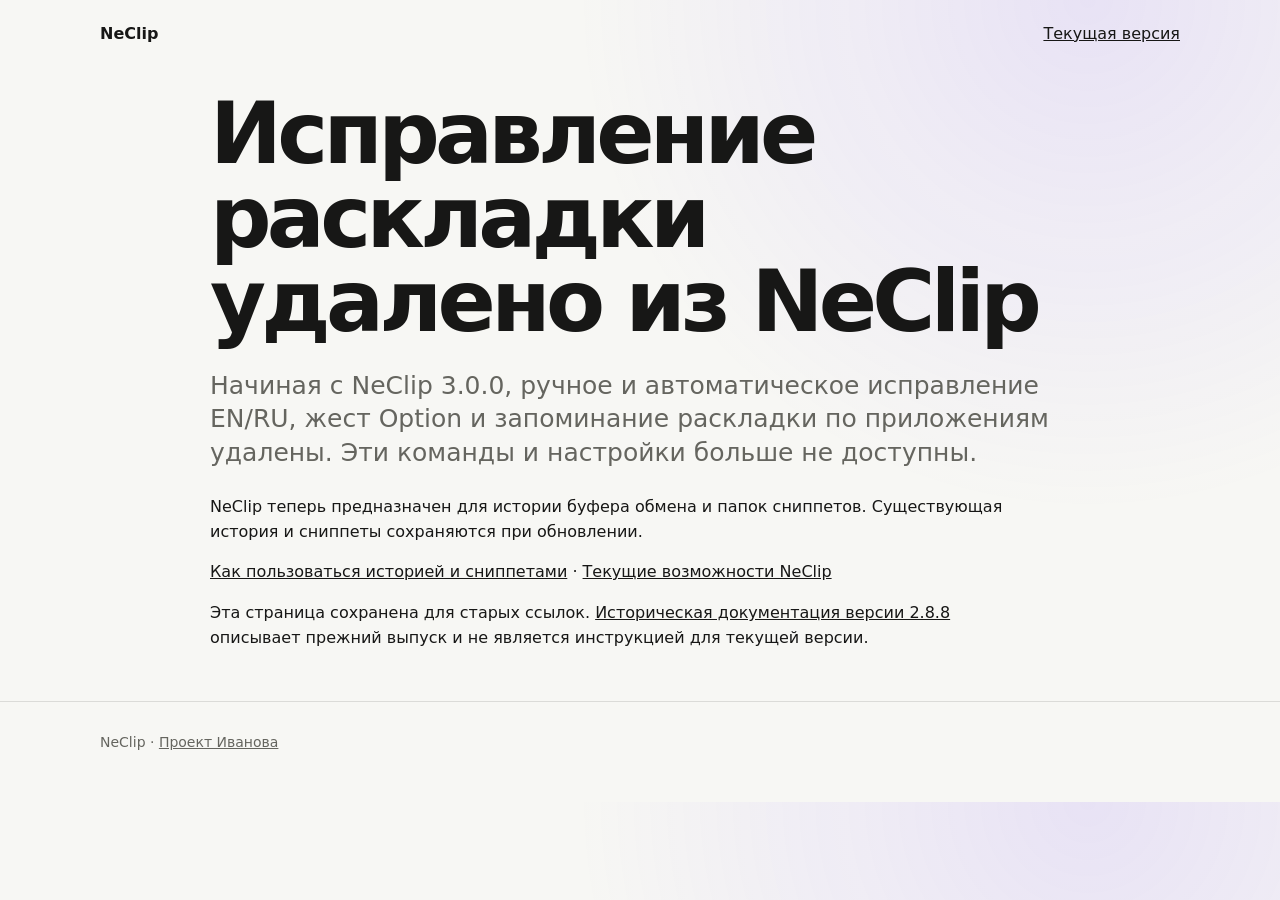
<file: docs/guides/keyboard-layout.html>
<!doctype html>
<html lang="ru"><head><meta charset="utf-8"><meta name="viewport" content="width=device-width,initial-scale=1">
<title>Исправление раскладки удалено из NeClip</title><meta name="description" content="Начиная с NeClip 3.0.0, ручное и автоматическое исправление EN/RU, жест Option и запоминание раскладки по приложениям удалены. Эти команды и настройки больше не доступны."><meta name="robots" content="noindex,follow">
<link rel="canonical" href="https://affpapa.github.io/neclip/guides/keyboard-layout.html"><link rel="stylesheet" href="../styles.css"><link rel="icon" href="../favicon.svg" type="image/svg+xml"></head>
<body><a class="skip-link" href="#main">К содержанию</a><header class="wrap"><nav aria-label="Основная навигация"><a class="brand" href="../">NeClip</a><a href="../#release">Текущая версия</a></nav></header>
<main id="main" tabindex="-1" class="wrap article"><h1>Исправление раскладки удалено из NeClip</h1><p class="lead">Начиная с NeClip 3.0.0, ручное и автоматическое исправление EN/RU, жест Option и запоминание раскладки по приложениям удалены. Эти команды и настройки больше не доступны.</p><span id="difference"></span><span id="manual"></span><span id="option"></span><span id="auto"></span><span id="check"></span>
<p>NeClip теперь предназначен для истории буфера обмена и папок сниппетов. Существующая история и сниппеты сохраняются при обновлении.</p><p><a href="clipboard-history.html">Как пользоваться историей и сниппетами</a> · <a href="../">Текущие возможности NeClip</a></p>
<p>Эта страница сохранена для старых ссылок. <a href="https://github.com/AffPapa/neclip/blob/v2.8.8/README.md">Историческая документация версии 2.8.8</a> описывает прежний выпуск и не является инструкцией для текущей версии.</p></main>
<footer><div class="wrap">NeClip · <a href="https://affpapa.org/">Проект Иванова</a></div></footer></body></html>
</file>
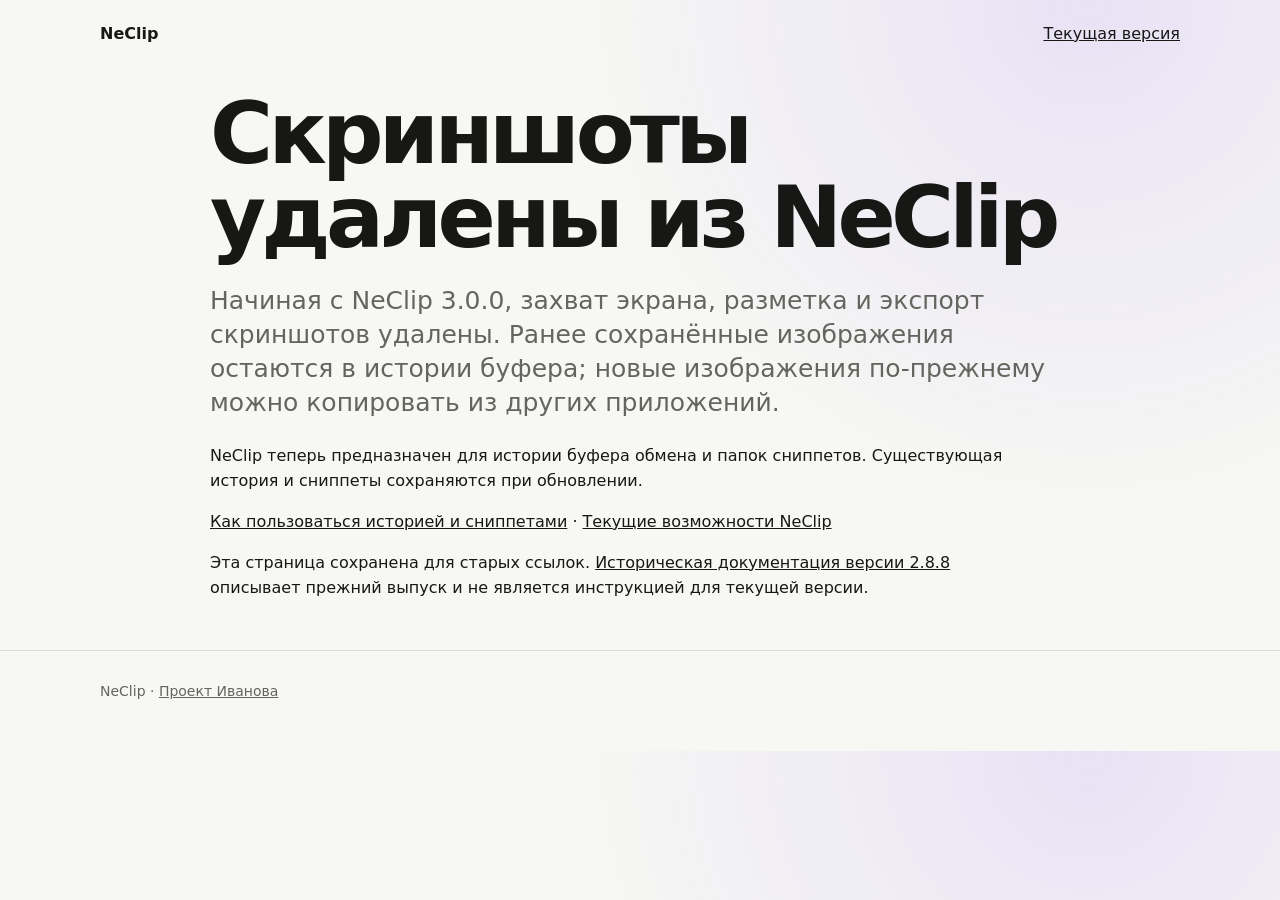
<file: docs/guides/screenshot-redaction.html>
<!doctype html>
<html lang="ru"><head><meta charset="utf-8"><meta name="viewport" content="width=device-width,initial-scale=1">
<title>Скриншоты удалены из NeClip</title><meta name="description" content="Начиная с NeClip 3.0.0, захват экрана, разметка и экспорт скриншотов удалены. Ранее сохранённые изображения остаются в истории буфера; новые изображения по-прежнему можно копировать из других приложений."><meta name="robots" content="noindex,follow">
<link rel="canonical" href="https://affpapa.github.io/neclip/guides/screenshot-redaction.html"><link rel="stylesheet" href="../styles.css"><link rel="icon" href="../favicon.svg" type="image/svg+xml"></head>
<body><a class="skip-link" href="#main">К содержанию</a><header class="wrap"><nav aria-label="Основная навигация"><a class="brand" href="../">NeClip</a><a href="../#release">Текущая версия</a></nav></header>
<main id="main" tabindex="-1" class="wrap article"><h1>Скриншоты удалены из NeClip</h1><p class="lead">Начиная с NeClip 3.0.0, захват экрана, разметка и экспорт скриншотов удалены. Ранее сохранённые изображения остаются в истории буфера; новые изображения по-прежнему можно копировать из других приложений.</p><span id="capture"></span><span id="redact"></span><span id="markup"></span><span id="export"></span><span id="limits"></span>
<p>NeClip теперь предназначен для истории буфера обмена и папок сниппетов. Существующая история и сниппеты сохраняются при обновлении.</p><p><a href="clipboard-history.html">Как пользоваться историей и сниппетами</a> · <a href="../">Текущие возможности NeClip</a></p>
<p>Эта страница сохранена для старых ссылок. <a href="https://github.com/AffPapa/neclip/blob/v2.8.8/README.md">Историческая документация версии 2.8.8</a> описывает прежний выпуск и не является инструкцией для текущей версии.</p></main>
<footer><div class="wrap">NeClip · <a href="https://affpapa.org/">Проект Иванова</a></div></footer></body></html>
</file>
<file: docs/styles.css>
:root {
  color-scheme: light dark;
  --bg: #f7f7f4;
  --card: rgba(255,255,255,.82);
  --text: #171716;
  --muted: #65655f;
  --line: rgba(20,20,18,.12);
  --accent: #1676ee;
  --accent2: #7a4cff;
  --ok: #198754;
  --radius: 22px;
}
@media (prefers-color-scheme: dark) {
  :root { --bg:#101112; --card:rgba(27,29,31,.82); --text:#f5f5f2; --muted:#aaa9a2; --line:rgba(255,255,255,.12); --accent:#52a2ff; --ok:#55c98b; }
}
* { box-sizing: border-box; }
html { scroll-behavior: smooth; }
@media (prefers-reduced-motion: reduce) { html { scroll-behavior: auto; } }
body { margin:0; color:var(--text); background:radial-gradient(circle at 85% 0%,rgba(122,76,255,.12),transparent 32rem),var(--bg); font:16px/1.55 -apple-system,BlinkMacSystemFont,"SF Pro Text",system-ui,sans-serif; }
a { color:inherit; }
.wrap { width:min(1080px,calc(100% - 36px)); margin:auto; }
nav { display:flex; align-items:center; justify-content:space-between; padding:22px 0; }
.brand { display:flex; align-items:center; gap:10px; font-weight:750; text-decoration:none; }
.mark { width:34px; height:34px; display:grid; place-items:center; color:white; border-radius:10px; background:linear-gradient(135deg,var(--accent),var(--accent2)); box-shadow:0 8px 30px rgba(60,92,255,.22); }
.navlinks { display:flex; gap:20px; color:var(--muted); font-size:14px; }
.navlinks a { text-decoration:none; }
.hero { padding:88px 0 72px; max-width:820px; }
.eyebrow { display:inline-flex; gap:8px; align-items:center; padding:6px 10px; border:1px solid var(--line); border-radius:999px; color:var(--muted); font-size:13px; background:var(--card); }
.dot { width:8px; height:8px; border-radius:50%; background:var(--ok); }
h1 { margin:22px 0 18px; font-size:clamp(46px,8vw,86px); line-height:.98; letter-spacing:-.055em; }
.lead { max-width:700px; color:var(--muted); font-size:clamp(19px,2.5vw,25px); line-height:1.35; }
.actions { display:flex; flex-wrap:wrap; gap:12px; margin-top:30px; }
.button { display:inline-flex; align-items:center; justify-content:center; min-height:46px; padding:0 18px; border:1px solid var(--line); border-radius:13px; text-decoration:none; font-weight:650; background:var(--card); backdrop-filter:blur(18px); }
.button.primary { color:white; border-color:transparent; background:linear-gradient(135deg,var(--accent),var(--accent2)); }
.fine { margin-top:14px; color:var(--muted); font-size:13px; }
.fine code { overflow-wrap:anywhere; }
.grid { display:grid; grid-template-columns:repeat(auto-fit,minmax(min(100%,260px),1fr)); gap:16px; }
.card { padding:24px; border:1px solid var(--line); border-radius:var(--radius); background:var(--card); backdrop-filter:blur(20px); }
.card h3 { margin:0 0 8px; font-size:19px; }
.card p { margin:0; color:var(--muted); }
section { padding:66px 0; }
h2 { margin:0 0 12px; font-size:clamp(30px,5vw,48px); letter-spacing:-.035em; }
.section-lead { color:var(--muted); max-width:680px; margin:0 0 28px; }
.shortcut { display:flex; align-items:center; justify-content:space-between; gap:20px; padding:13px 0; border-bottom:1px solid var(--line); }
kbd { min-width:112px; text-align:center; padding:6px 10px; border:1px solid var(--line); border-bottom-width:2px; border-radius:9px; background:var(--bg); font:650 14px ui-monospace,SFMono-Regular,Menlo,monospace; }
.timeline { display:grid; gap:14px; }
.release { display:grid; grid-template-columns:110px 1fr; gap:20px; }
.release strong { font-size:20px; }
.release ul,.backlog ul { margin:8px 0 0; padding-left:20px; color:var(--muted); }
.status { display:inline-block; margin-top:5px; color:var(--muted); font-size:12px; }
.backlog { display:grid; grid-template-columns:repeat(auto-fit,minmax(min(100%,260px),1fr)); gap:16px; }
.backlog h3 { margin-top:0; }
footer { margin-top:50px; padding:30px 0 48px; border-top:1px solid var(--line); color:var(--muted); font-size:14px; }
.skip-link { position:absolute; left:12px; top:-100px; z-index:10; padding:12px; background:var(--bg); }
.skip-link:focus { top:8px; }
:focus-visible { outline:3px solid var(--accent); outline-offset:4px; }
.article-header { padding:36px 0 24px; }
.article-header h1 { max-width:950px; font-size:clamp(32px,5.4vw,60px); line-height:1.08; letter-spacing:-.035em; overflow-wrap:anywhere; }
.breadcrumbs { padding:0; display:block; color:var(--muted); font-size:14px; }
.article { max-width:860px; padding-top:0; }
.article section { padding:24px 0; }
.article h2 { font-size:clamp(25px,4vw,36px); line-height:1.2; }
.article h3 { font-size:21px; }
.article p, .article li { max-width:78ch; }
.article li + li { margin-top:8px; }
.article code { overflow-wrap:anywhere; }
.article pre { padding:18px; background:var(--card); border:1px solid var(--line); border-radius:12px; white-space:pre-wrap; overflow-wrap:anywhere; }
.toc { padding:18px 22px; border:1px solid var(--line); border-radius:14px; background:var(--card); }
.toc a { display:inline-block; margin:4px 16px 4px 0; }
.table-scroll { overflow-x:auto; border:1px solid var(--line); border-radius:14px; }
table { border-collapse:collapse; width:100%; font-size:15px; }
caption { text-align:left; padding:14px; font-weight:650; }
th, td { padding:14px; text-align:left; vertical-align:top; border-bottom:1px solid var(--line); }
th { background:var(--card); }
.comparison td:first-child { min-width:130px; }
.comparison td:last-child { min-width:260px; }
.note { border-left:4px solid var(--accent); padding:12px 18px; background:var(--card); }
@media (max-width:760px) { nav{align-items:flex-start;flex-wrap:wrap;gap:14px}.navlinks{display:flex;flex-wrap:wrap;gap:10px 16px}.hero{padding-top:40px}.grid,.backlog{grid-template-columns:1fr}.release{grid-template-columns:1fr;gap:4px}.shortcut{align-items:flex-start;gap:8px}.article-header{padding-top:22px} }

#release details { margin-top:18px; }
#release summary { cursor:pointer; font-weight:600; }
</file>
